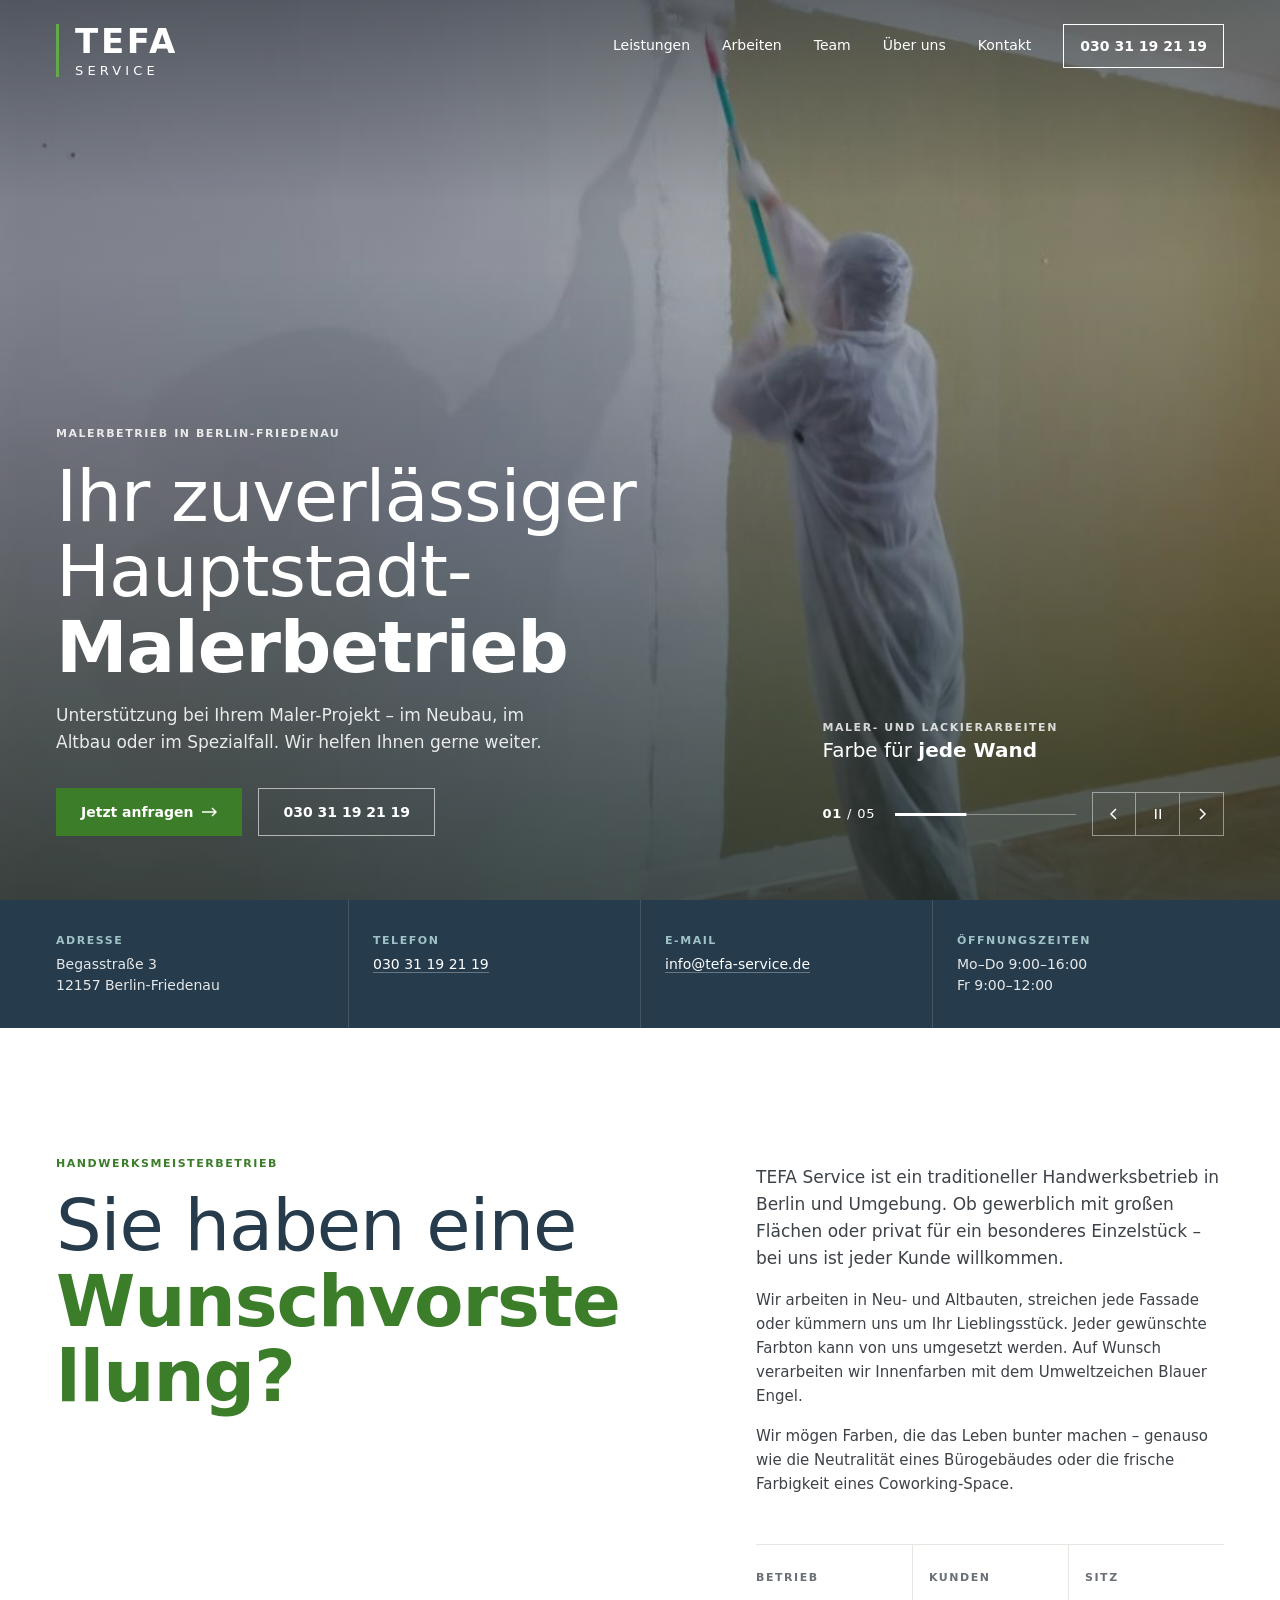
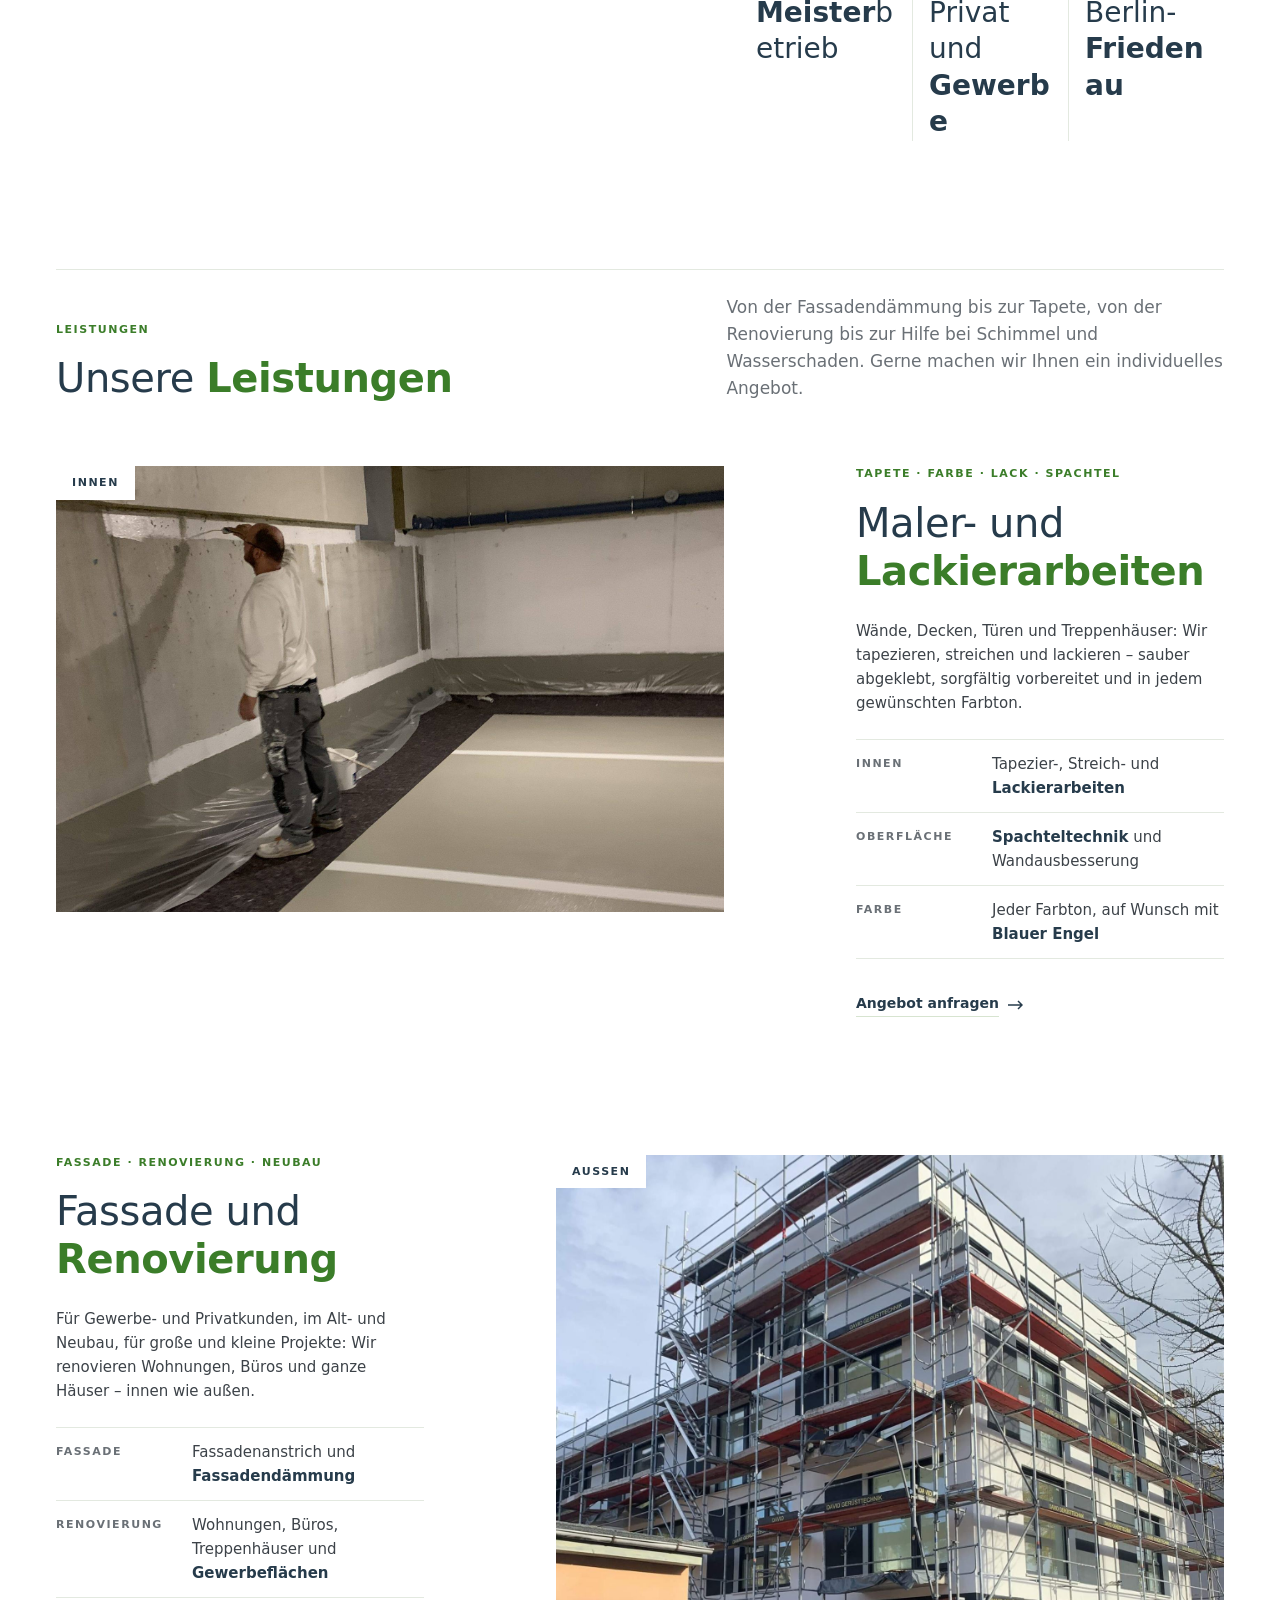
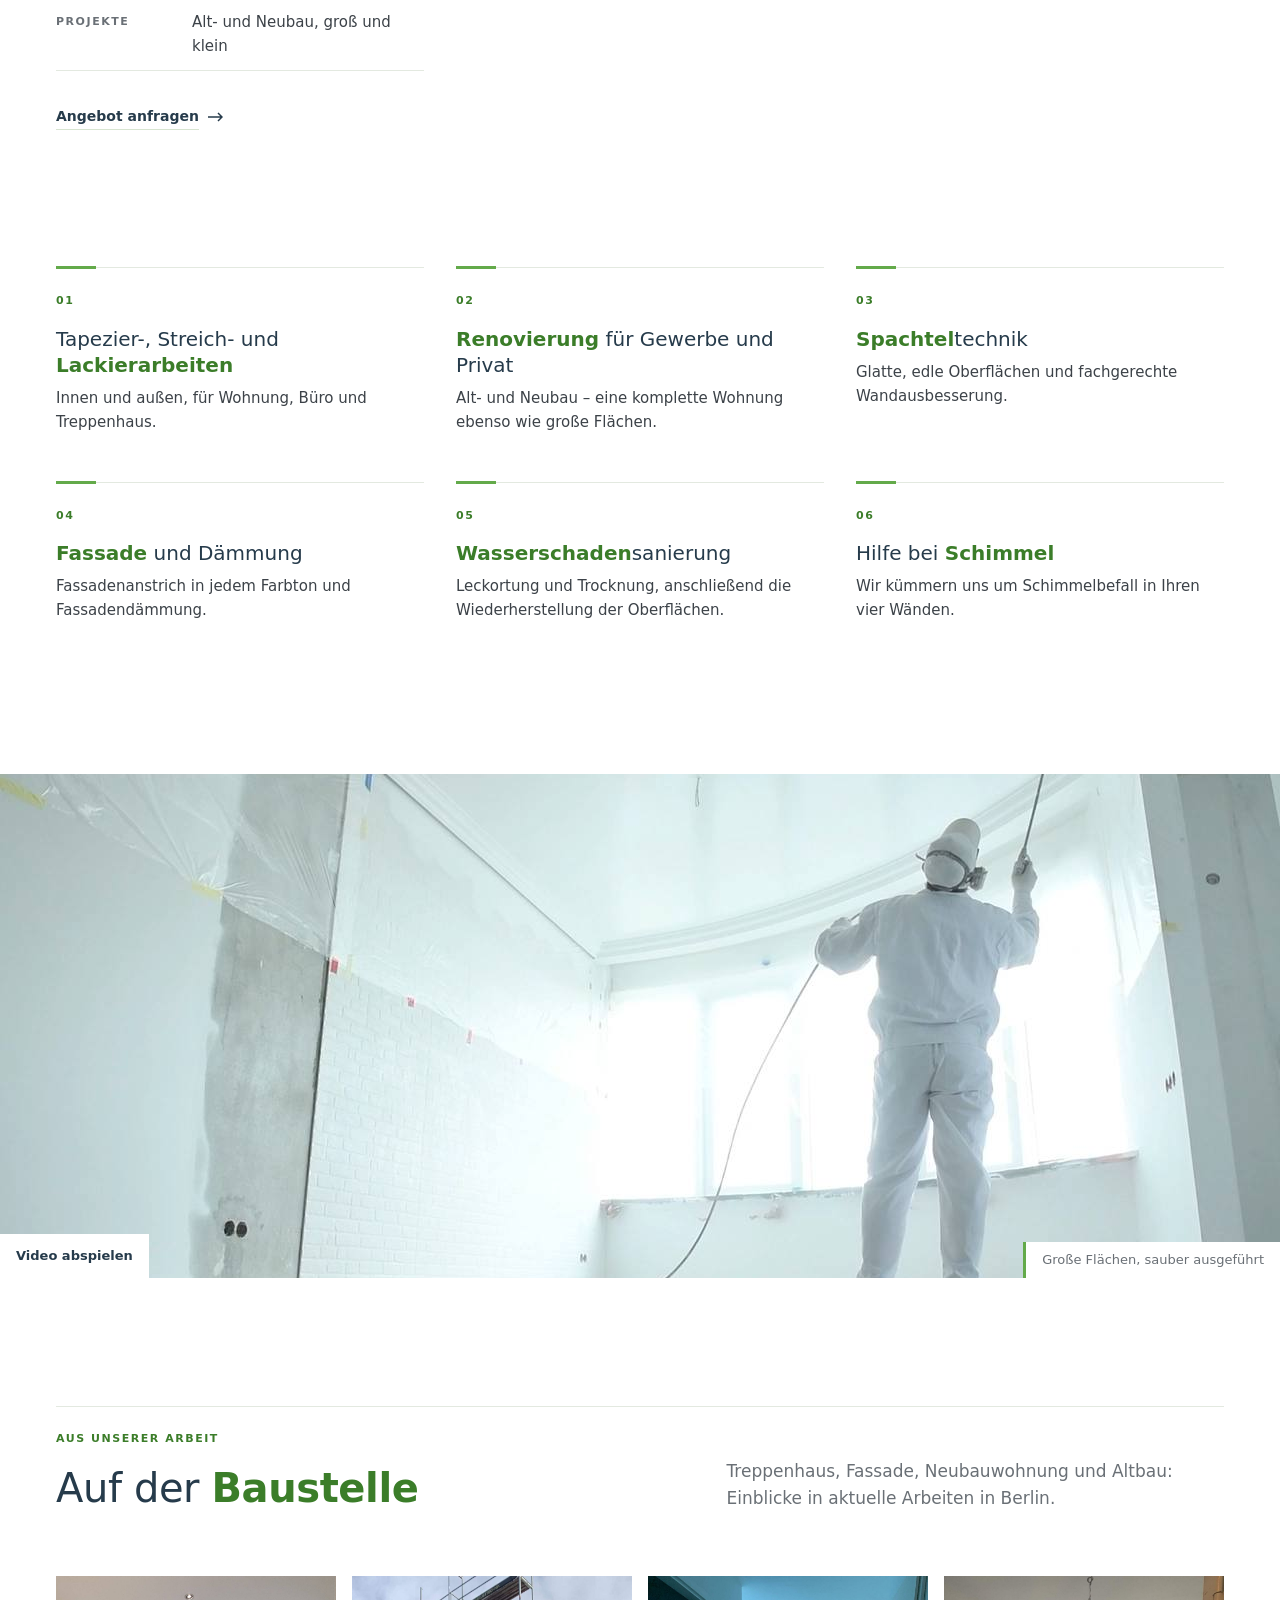
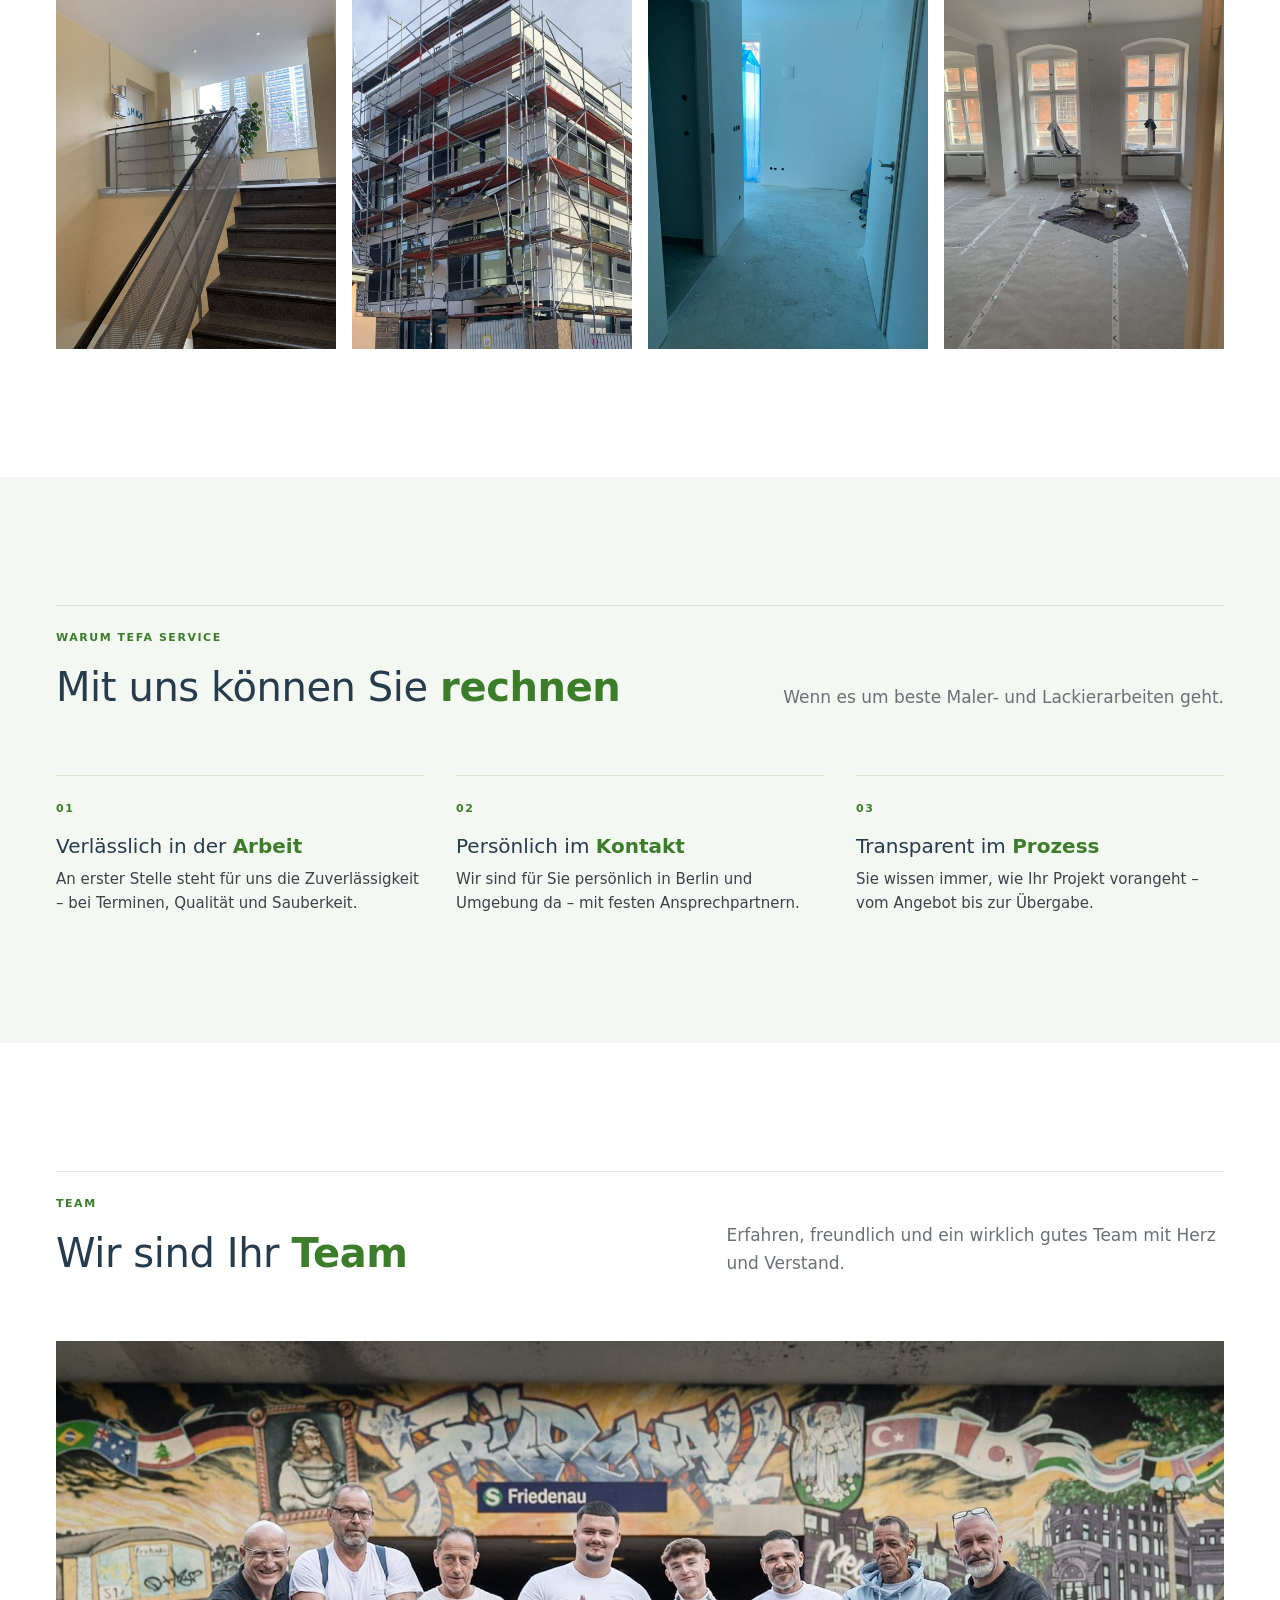
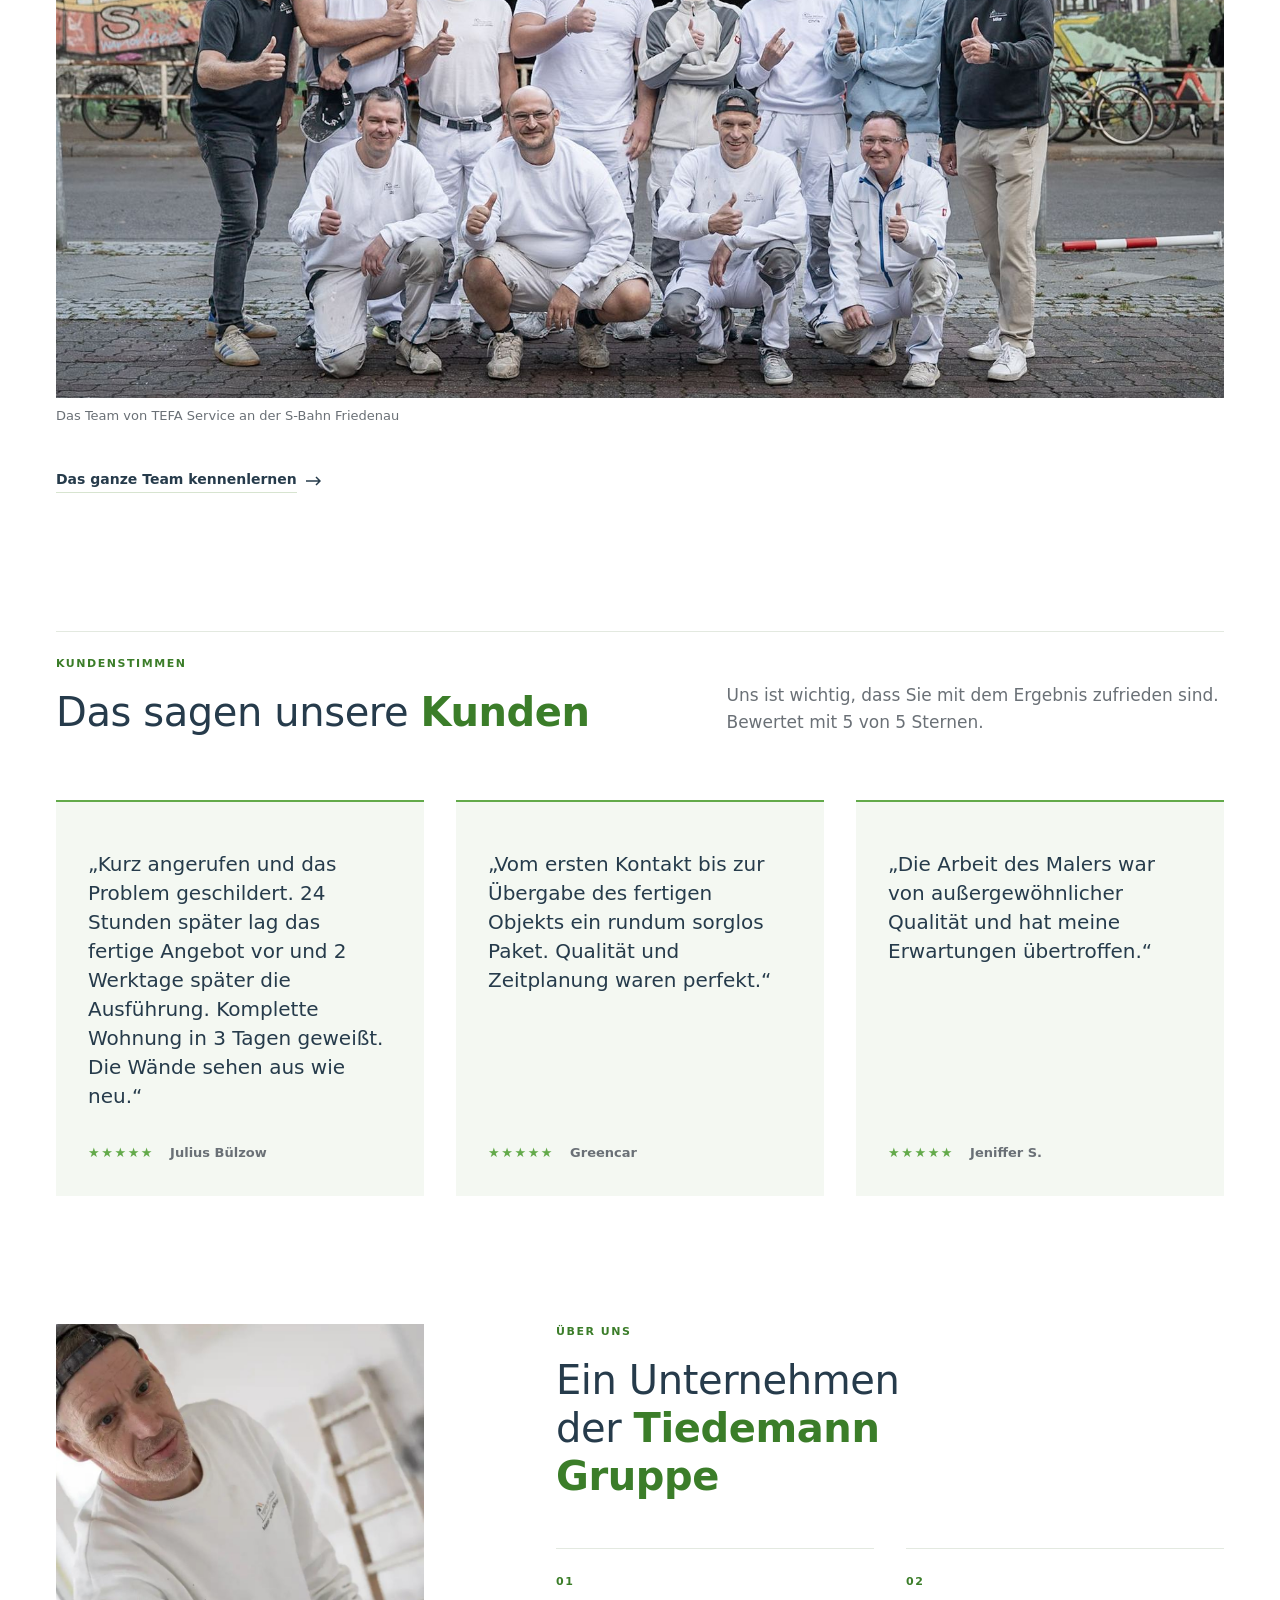
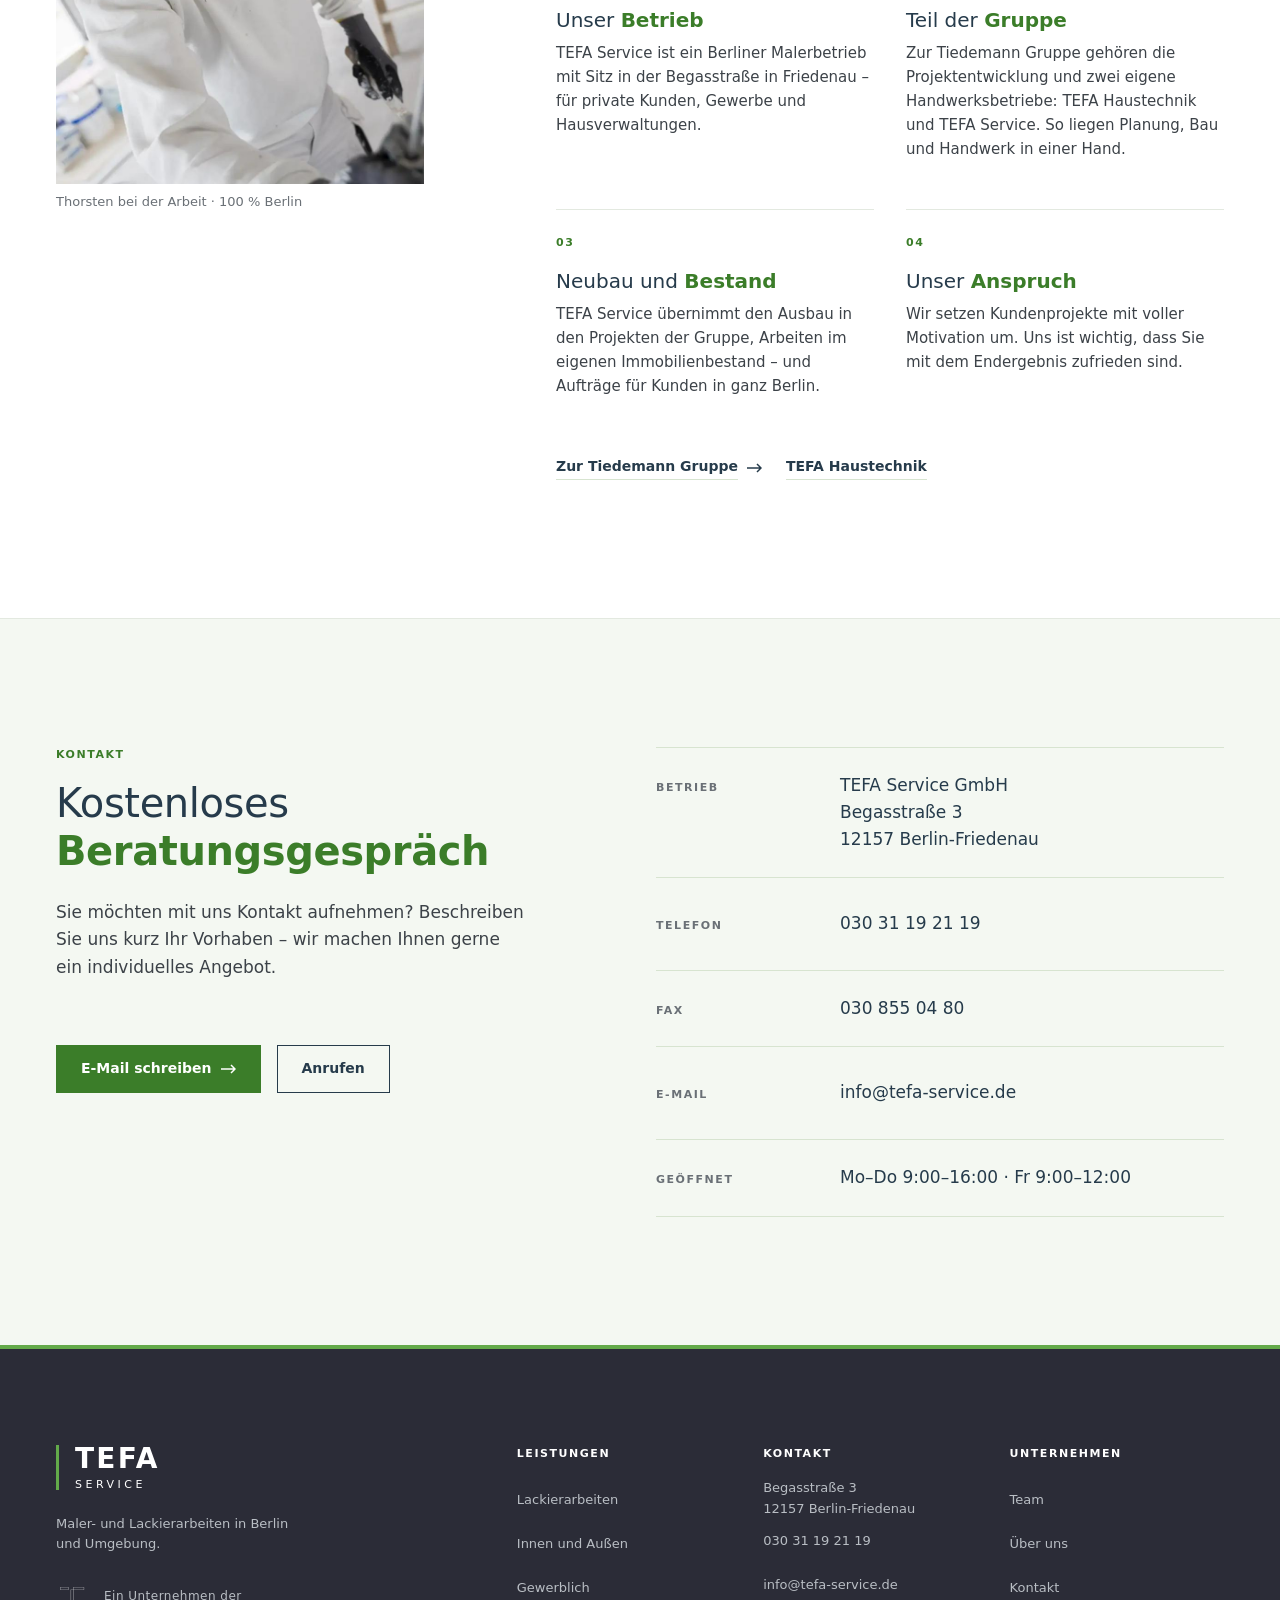
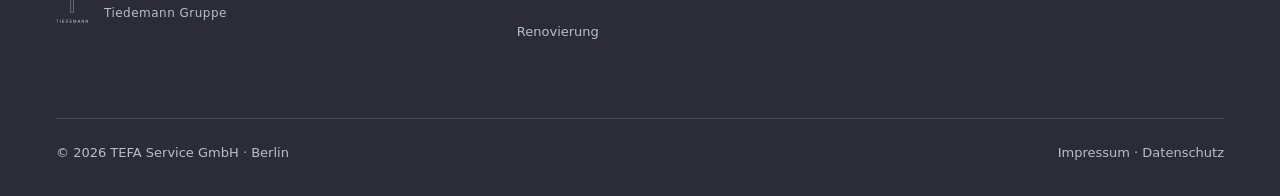
<file: index.html>
<!DOCTYPE html>
<html lang="de">
<head>
<meta charset="UTF-8">
<meta name="viewport" content="width=device-width, initial-scale=1">
<!-- Testversion: vor dem Livegang entfernen -->
<meta name="robots" content="noindex, nofollow">
<title>TEFA Service · Malerbetrieb in Berlin</title>
<meta name="description" content="TEFA Service in Berlin-Friedenau: Tapezier-, Streich- und Lackierarbeiten, Renovierung, Spachteltechnik, Wasserschadensanierung, Leckortung und Trocknung. Ein Unternehmen der Tiedemann Gruppe.">
<link rel="stylesheet" href="assets/site.css?v=9">
</head>
<body>
<a class="skip" href="#inhalt">Zum Inhalt springen</a>

<header class="hdr" id="hdr">
  <div class="wrap hdr-in">
    <a class="brand-text" href="#start" tabindex="-1" aria-hidden="true">TEFA&nbsp;<em>Service</em></a>
    <button class="menu-btn" type="button" aria-expanded="false" aria-controls="nav" aria-label="Menü öffnen"><span></span></button>
    <nav class="nav" id="nav" aria-label="Hauptnavigation">
      <a href="#leistungen">Leistungen</a>
      <a href="#arbeiten">Arbeiten</a>
      <a href="team.html">Team</a>
      <a href="#ueber-uns">Über uns</a>
      <a href="#kontakt">Kontakt</a>
      <a class="nav-tel" href="tel:+493031192119">030 31 19 21 19</a>
    </nav>
  </div>
</header>

<main id="inhalt">

<!-- ===== Hero ===== -->
<section class="hero on-photo" id="start" aria-roledescription="Karussell" aria-label="TEFA Service: Leistungen">
  <div class="slides" id="slides" aria-live="off">
    <div class="slide tint is-active" role="group" aria-roledescription="Video" aria-label="1 von 5">
      <video class="bg-video" src="assets/video/maler-rolle.mp4" poster="assets/video/maler-rolle.jpg" autoplay muted loop playsinline preload="auto" aria-hidden="true"></video>
    </div>
    <div class="slide tint" role="group" aria-roledescription="Bild" aria-label="2 von 5">
      <img src="assets/img/kueche.jpg" width="1920" height="1280" style="object-position:40% 55%" alt="Fertig gestrichene Neubauwohnung mit heller Einbauküche und Holzboden">
    </div>
    <div class="slide tint" role="group" aria-roledescription="Bild" aria-label="3 von 5">
      <img src="assets/img/hero-tiefgarage.jpg" width="1920" height="2560" style="object-position:40% 22%" alt="Maler von TEFA Service streicht die Wand einer Tiefgarage">
    </div>
    <div class="slide tint" role="group" aria-roledescription="Bild" aria-label="4 von 5">
      <img src="assets/img/hero-altbau.jpg" width="1920" height="2560" style="object-position:50% 30%" alt="Altbauraum mit Rundbogenfenstern, abgeklebtem Boden und Malerwerkzeug">
    </div>
    <div class="slide tint" role="group" aria-roledescription="Bild" aria-label="5 von 5">
      <img src="assets/img/fassade.jpg" width="1600" height="1325" style="object-position:50% 40%" alt="Eingerüstete Fassade eines Mehrfamilienhauses während der Arbeiten">
    </div>
  </div>

  <div class="hero-logo">
    <div class="wrap"><a class="wordmark" href="#start" aria-label="TEFA Service, Startseite"><b>TEFA</b><span>Service</span></a></div>
  </div>

  <div class="hero-content">
    <div class="wrap hero-grid">
      <div>
        <span class="label hero-kicker">Malerbetrieb in Berlin-Friedenau</span>
        <h1 class="display">Ihr zuverlässiger Hauptstadt-<em>Malerbetrieb</em></h1>
        <p class="hero-lead">Unterstützung bei Ihrem Maler-Projekt – im Neubau, im Altbau oder im Spezialfall. Wir helfen Ihnen gerne weiter.</p>
        <div class="btn-row hero-btns">
          <a class="btn btn--accent" href="#kontakt">Jetzt anfragen <svg class="arrow" viewBox="0 0 16 10" fill="none" aria-hidden="true"><path d="M11 1l4 4-4 4M1 5h14" stroke="currentColor" stroke-width="1.5"/></svg></a>
          <a class="btn btn--ghost" href="tel:+493031192119">030 31 19 21 19</a>
        </div>
      </div>
      <div class="hero-side">
        <div class="cap" aria-live="polite">
          <div class="cap-item is-active"><a href="#leistungen"><span class="label">Maler- und Lackierarbeiten</span><strong>Farbe für <em>jede Wand</em></strong></a></div>
          <div class="cap-item"><a href="#arbeiten"><span class="label">Neubau</span><strong>Fertig zur <em>Übergabe</em></strong></a></div>
          <div class="cap-item"><a href="#leistungen"><span class="label">Innen · Gewerbe</span><strong>Wandanstrich in der <em>Tiefgarage</em></strong></a></div>
          <div class="cap-item"><a href="#leistungen"><span class="label">Altbau</span><strong>Vorbereitet für den <em>Anstrich</em></strong></a></div>
          <div class="cap-item"><a href="#leistungen"><span class="label">Außen</span><strong>Arbeiten an der <em>Fassade</em></strong></a></div>
        </div>
        <div class="ctrl">
          <span class="count" aria-hidden="true"><b id="cnt">01</b> / 05</span>
          <span class="progress" aria-hidden="true"><i id="prog"></i></span>
          <div class="ctrl-btns">
            <button type="button" id="prev" aria-label="Vorheriges Bild"><svg viewBox="0 0 16 16" fill="none" aria-hidden="true"><path d="M10 3L5 8l5 5" stroke="currentColor" stroke-width="1.5"/></svg></button>
            <button type="button" id="play" aria-label="Automatischen Wechsel anhalten"><svg class="icon-pause" viewBox="0 0 16 16" aria-hidden="true"><path d="M5 3h1.5v10H5zM9.5 3H11v10H9.5z" fill="currentColor"/></svg><svg class="icon-play" viewBox="0 0 16 16" aria-hidden="true"><path d="M5 3l8 5-8 5z" fill="currentColor"/></svg></button>
            <button type="button" id="next" aria-label="Nächstes Bild"><svg viewBox="0 0 16 16" fill="none" aria-hidden="true"><path d="M6 3l5 5-5 5" stroke="currentColor" stroke-width="1.5"/></svg></button>
          </div>
        </div>
      </div>
    </div>
  </div>
</section>

<!-- ===== Infoleiste ===== -->
<section class="infobar" aria-label="Kontakt auf einen Blick">
  <dl class="wrap infobar-in">
    <div><dt>Adresse</dt><dd>Begasstraße 3<br>12157 Berlin-Friedenau</dd></div>
    <div><dt>Telefon</dt><dd><a href="tel:+493031192119">030 31 19 21 19</a></dd></div>
    <div><dt>E-Mail</dt><dd><a href="mailto:info@tefa-service.de">info@tefa-service.de</a></dd></div>
    <div><dt>Öffnungszeiten</dt><dd>Mo–Do 9:00–16:00<br>Fr 9:00–12:00</dd></div>
  </dl>
</section>

<!-- ===== Intro ===== -->
<section class="section" id="unternehmen" aria-labelledby="u-title">
  <div class="wrap intro-grid">
    <div class="intro-head reveal">
      <span class="label" style="margin-bottom:var(--s2)">Handwerksmeisterbetrieb</span>
      <h2 class="display intro-statement hy" id="u-title">Sie haben eine <em>Wunschvorstellung?</em></h2>
    </div>
    <div class="intro-body reveal">
      <p class="lead">TEFA Service ist ein traditioneller Handwerksbetrieb in Berlin und Umgebung. Ob gewerblich mit großen Flächen oder privat für ein besonderes Einzelstück – bei uns ist jeder Kunde willkommen.</p>
      <p>Wir arbeiten in Neu- und Altbauten, streichen jede Fassade oder kümmern uns um Ihr Lieblingsstück. Jeder gewünschte Farbton kann von uns umgesetzt werden. Auf Wunsch verarbeiten wir Innenfarben mit dem Umweltzeichen Blauer Engel.</p>
      <p>Wir mögen Farben, die das Leben bunter machen – genauso wie die Neutralität eines Bürogebäudes oder die frische Farbigkeit eines Coworking-Space.</p>
      <dl class="figures">
        <div><dt>Betrieb</dt><dd><em>Meister</em>betrieb</dd></div>
        <div><dt>Kunden</dt><dd>Privat und <em>Gewerbe</em></dd></div>
        <div><dt>Sitz</dt><dd>Berlin-<em>Friedenau</em></dd></div>
      </dl>
    </div>
  </div>
</section>

<!-- ===== Leistungen ===== -->
<section class="section" id="leistungen" aria-labelledby="l-title" style="padding-top:0">
  <div class="wrap">
    <div class="sec-head reveal">
      <div>
        <span class="label">Leistungen</span>
        <h2 class="h1" id="l-title">Unsere <em>Leistungen</em></h2>
      </div>
      <p class="lead">Von der Fassadendämmung bis zur Tapete, von der Renovierung bis zur Hilfe bei Schimmel und Wasserschaden. Gerne machen wir Ihnen ein individuelles Angebot.</p>
    </div>

    <article class="feature" aria-labelledby="ma-title">
      <div class="feature-media reveal">
        <img src="assets/img/hero-tiefgarage.jpg" width="1920" height="2560" loading="lazy" style="object-position:40% 30%" alt="Maler streicht die Wand einer Tiefgarage, der Boden ist mit Vlies abgedeckt">
        <span class="tag">Innen</span>
      </div>
      <div class="feature-text reveal">
        <span class="label">Tapete · Farbe · Lack · Spachtel</span>
        <h3 class="h1" id="ma-title">Maler- und <em>Lackierarbeiten</em></h3>
        <p class="desc">Wände, Decken, Türen und Treppenhäuser: Wir tapezieren, streichen und lackieren – sauber abgeklebt, sorgfältig vorbereitet und in jedem gewünschten Farbton.</p>
        <dl class="kv">
          <div><dt>Innen</dt><dd>Tapezier-, Streich- und <em>Lackierarbeiten</em></dd></div>
          <div><dt>Oberfläche</dt><dd><em>Spachteltechnik</em> und Wandausbesserung</dd></div>
          <div><dt>Farbe</dt><dd>Jeder Farbton, auf Wunsch mit <em>Blauer Engel</em></dd></div>
        </dl>
        <div class="links"><a class="link" href="#kontakt"><span>Angebot anfragen</span><svg class="arrow" viewBox="0 0 16 10" fill="none" aria-hidden="true"><path d="M11 1l4 4-4 4M1 5h14" stroke="currentColor" stroke-width="1.5"/></svg></a></div>
      </div>
    </article>

    <article class="feature feature--rev" aria-labelledby="fa-title">
      <div class="feature-media reveal">
        <img src="assets/img/fassade.jpg" width="1600" height="1325" loading="lazy" style="object-position:50% 40%" alt="Eingerüstete Fassade eines Mehrfamilienhauses">
        <span class="tag">Außen</span>
      </div>
      <div class="feature-text reveal">
        <span class="label">Fassade · Renovierung · Neubau</span>
        <h3 class="h1" id="fa-title">Fassade und <em>Renovierung</em></h3>
        <p class="desc">Für Gewerbe- und Privatkunden, im Alt- und Neubau, für große und kleine Projekte: Wir renovieren Wohnungen, Büros und ganze Häuser – innen wie außen.</p>
        <dl class="kv">
          <div><dt>Fassade</dt><dd>Fassadenanstrich und <em>Fassadendämmung</em></dd></div>
          <div><dt>Renovierung</dt><dd>Wohnungen, Büros, Treppenhäuser und <em>Gewerbeflächen</em></dd></div>
          <div><dt>Projekte</dt><dd>Alt- und Neubau, groß und klein</dd></div>
        </dl>
        <div class="links"><a class="link" href="#kontakt"><span>Angebot anfragen</span><svg class="arrow" viewBox="0 0 16 10" fill="none" aria-hidden="true"><path d="M11 1l4 4-4 4M1 5h14" stroke="currentColor" stroke-width="1.5"/></svg></a></div>
      </div>
    </article>

    <ol class="steps steps--6 reveal" aria-label="Alle Leistungen im Überblick">
      <li class="step"><span class="num">01</span><h4 class="h2">Tapezier-, Streich- und <em>Lackierarbeiten</em></h4><p>Innen und außen, für Wohnung, Büro und Treppenhaus.</p></li>
      <li class="step"><span class="num">02</span><h4 class="h2"><em>Renovierung</em> für Gewerbe und Privat</h4><p>Alt- und Neubau – eine komplette Wohnung ebenso wie große Flächen.</p></li>
      <li class="step"><span class="num">03</span><h4 class="h2"><em>Spachtel</em>technik</h4><p>Glatte, edle Oberflächen und fachgerechte Wandausbesserung.</p></li>
      <li class="step"><span class="num">04</span><h4 class="h2"><em>Fassade</em> und Dämmung</h4><p>Fassadenanstrich in jedem Farbton und Fassadendämmung.</p></li>
      <li class="step"><span class="num">05</span><h4 class="h2"><em>Wasserschaden</em>sanierung</h4><p>Leckortung und Trocknung, anschließend die Wiederherstellung der Oberflächen.</p></li>
      <li class="step"><span class="num">06</span><h4 class="h2">Hilfe bei <em>Schimmel</em></h4><p>Wir kümmern uns um Schimmelbefall in Ihren vier Wänden.</p></li>
    </ol>
  </div>
</section>

<!-- ===== Band ===== -->
<figure class="band band--video reveal">
  <video class="bg-video" src="assets/video/maler-spritzen.mp4" poster="assets/video/maler-spritzen.jpg" autoplay muted loop playsinline preload="metadata" aria-hidden="true"></video>
  <figcaption>Große Flächen, sauber ausgeführt</figcaption>
</figure>

<!-- ===== Arbeiten ===== -->
<section class="section" id="arbeiten" aria-labelledby="ar-title">
  <div class="wrap">
    <div class="sec-head reveal">
      <div>
        <span class="label">Aus unserer Arbeit</span>
        <h2 class="h1" id="ar-title">Auf der <em>Baustelle</em></h2>
      </div>
      <p class="lead">Treppenhaus, Fassade, Neubauwohnung und Altbau: Einblicke in aktuelle Arbeiten in Berlin.</p>
    </div>
    <ul class="gallery gallery--portrait reveal" data-gallery="Arbeiten">
      <li><button class="g-item" type="button" data-full="assets/img/arbeit-treppenhaus.jpg" data-cap="Treppenhaus, frisch gestrichen"><img src="assets/img/arbeit-treppenhaus.jpg" width="1050" height="1400" loading="lazy" alt="Helles Treppenhaus mit frisch gestrichenen Wänden und Metallgeländer"></button></li>
      <li><button class="g-item" type="button" data-full="assets/img/fassade.jpg" data-cap="Fassade eines Mehrfamilienhauses, eingerüstet"><img src="assets/img/fassade.jpg" width="1600" height="1325" loading="lazy" style="object-position:50% 30%" alt="Eingerüstete Fassade eines Mehrfamilienhauses"></button></li>
      <li><button class="g-item" type="button" data-full="assets/img/arbeit-flur.jpg" data-cap="Neubauwohnung vor der Übergabe"><img src="assets/img/arbeit-flur.jpg" width="1050" height="1400" loading="lazy" alt="Flur einer Neubauwohnung mit frisch gestrichenen Wänden und abgedecktem Boden"></button></li>
      <li><button class="g-item" type="button" data-full="assets/img/arbeit-altbau.jpg" data-cap="Altbau, Boden abgedeckt und Wände vorbereitet"><img src="assets/img/arbeit-altbau.jpg" width="1050" height="1400" loading="lazy" alt="Altbauraum mit Rundbogenfenstern, abgeklebtem Boden und Malerwerkzeug"></button></li>
    </ul>
  </div>
</section>

<!-- ===== Warum TEFA ===== -->
<section class="section refs" id="warum" aria-labelledby="w-title">
  <div class="wrap">
    <div class="sec-head reveal" style="border-top-color:var(--blue-grey)">
      <div>
        <span class="label">Warum TEFA Service</span>
        <h2 class="h1" id="w-title">Mit uns können Sie <em>rechnen</em></h2>
      </div>
      <p class="lead">Wenn es um beste Maler- und Lackierarbeiten geht.</p>
    </div>
    <div class="values">
      <article class="pillar reveal">
        <span class="num">01</span>
        <h3 class="h2">Verlässlich in der <em>Arbeit</em></h3>
        <p>An erster Stelle steht für uns die Zuverlässigkeit – bei Terminen, Qualität und Sauberkeit.</p>
      </article>
      <article class="pillar reveal">
        <span class="num">02</span>
        <h3 class="h2">Persönlich im <em>Kontakt</em></h3>
        <p>Wir sind für Sie persönlich in Berlin und Umgebung da – mit festen Ansprechpartnern.</p>
      </article>
      <article class="pillar reveal">
        <span class="num">03</span>
        <h3 class="h2">Transparent im <em>Prozess</em></h3>
        <p>Sie wissen immer, wie Ihr Projekt vorangeht – vom Angebot bis zur Übergabe.</p>
      </article>
    </div>
  </div>
</section>

<!-- ===== Team ===== -->
<section class="section" id="team" aria-labelledby="t-title">
  <div class="wrap">
    <div class="sec-head reveal">
      <div>
        <span class="label">Team</span>
        <h2 class="h1" id="t-title">Wir sind Ihr <em>Team</em></h2>
      </div>
      <p class="lead">Erfahren, freundlich und ein wirklich gutes Team mit Herz und Verstand.</p>
    </div>
    <figure class="team-fig reveal">
      <img src="assets/img/team/gruppe.jpg" width="2000" height="1010" loading="lazy" style="object-position:50% 45%" alt="Das Team von TEFA Service vor dem Wandbild an der S-Bahn Friedenau, alle mit Daumen hoch">
      <figcaption>Das Team von TEFA Service an der S-Bahn Friedenau</figcaption>
    </figure>
    <p class="reveal mt-4"><a class="link" href="team.html"><span>Das ganze Team kennenlernen</span><svg class="arrow" viewBox="0 0 16 10" fill="none" aria-hidden="true"><path d="M11 1l4 4-4 4M1 5h14" stroke="currentColor" stroke-width="1.5"/></svg></a></p>
  </div>
</section>

<!-- ===== Kundenstimmen ===== -->
<section class="section" id="stimmen" aria-labelledby="s-title" style="padding-top:0">
  <div class="wrap">
    <div class="sec-head reveal">
      <div>
        <span class="label">Kundenstimmen</span>
        <h2 class="h1" id="s-title">Das sagen unsere <em>Kunden</em></h2>
      </div>
      <p class="lead">Uns ist wichtig, dass Sie mit dem Ergebnis zufrieden sind. Bewertet mit 5 von 5 Sternen.</p>
    </div>
    <ul class="quotes">
      <li class="quote reveal">
        <blockquote><p>„Kurz angerufen und das Problem geschildert. 24 Stunden später lag das fertige Angebot vor und 2 Werktage später die Ausführung. Komplette Wohnung in 3 Tagen geweißt. Die Wände sehen aus wie neu.“</p></blockquote>
        <p class="quote-by"><span class="stars" aria-label="5 von 5 Sternen">★★★★★</span> Julius Bülzow</p>
      </li>
      <li class="quote reveal">
        <blockquote><p>„Vom ersten Kontakt bis zur Übergabe des fertigen Objekts ein rundum sorglos Paket. Qualität und Zeitplanung waren perfekt.“</p></blockquote>
        <p class="quote-by"><span class="stars" aria-label="5 von 5 Sternen">★★★★★</span> Greencar</p>
      </li>
      <li class="quote reveal">
        <blockquote><p>„Die Arbeit des Malers war von außergewöhnlicher Qualität und hat meine Erwartungen übertroffen.“</p></blockquote>
        <p class="quote-by"><span class="stars" aria-label="5 von 5 Sternen">★★★★★</span> Jeniffer S.</p>
      </li>
    </ul>
  </div>
</section>

<!-- ===== Über uns ===== -->
<section class="section" id="ueber-uns" aria-labelledby="a-title" style="padding-top:0">
  <div class="wrap about-grid">
    <figure class="about-fig reveal">
      <img src="assets/img/thorsten-arbeit.jpg" width="800" height="1000" loading="lazy" style="object-position:40% 30%" alt="Maler Thorsten von TEFA Service bei der Arbeit mit Farbrolle">
      <figcaption>Thorsten bei der Arbeit · 100 % Berlin</figcaption>
    </figure>
    <div class="about-text">
      <div class="reveal">
        <span class="label">Über uns</span>
        <h2 class="h1" id="a-title">Ein Unternehmen der <em>Tiedemann Gruppe</em></h2>
      </div>
      <div class="pillars">
        <article class="pillar reveal">
          <span class="num">01</span>
          <h3 class="h2">Unser <em>Betrieb</em></h3>
          <p>TEFA Service ist ein Berliner Malerbetrieb mit Sitz in der Begasstraße in Friedenau – für private Kunden, Gewerbe und Hausverwaltungen.</p>
        </article>
        <article class="pillar reveal">
          <span class="num">02</span>
          <h3 class="h2">Teil der <em>Gruppe</em></h3>
          <p>Zur Tiedemann Gruppe gehören die Projektentwicklung und zwei eigene Handwerksbetriebe: TEFA Haustechnik und TEFA Service. So liegen Planung, Bau und Handwerk in einer Hand.</p>
        </article>
        <article class="pillar reveal">
          <span class="num">03</span>
          <h3 class="h2">Neubau und <em>Bestand</em></h3>
          <p>TEFA Service übernimmt den Ausbau in den Projekten der Gruppe, Arbeiten im eigenen Immobilienbestand – und Aufträge für Kunden in ganz Berlin.</p>
        </article>
        <article class="pillar reveal">
          <span class="num">04</span>
          <h3 class="h2">Unser <em>Anspruch</em></h3>
          <p>Wir setzen Kundenprojekte mit voller Motivation um. Uns ist wichtig, dass Sie mit dem Endergebnis zufrieden sind.</p>
        </article>
      </div>
      <div class="sec-cta reveal">
        <a class="link" href="https://www.tiedemann-gruppe.de/" rel="noopener"><span>Zur Tiedemann Gruppe</span><svg class="arrow" viewBox="0 0 16 10" fill="none" aria-hidden="true"><path d="M11 1l4 4-4 4M1 5h14" stroke="currentColor" stroke-width="1.5"/></svg></a>
        <a class="link" href="https://www.tefa-haustechnik.de/" rel="noopener"><span>TEFA Haustechnik</span></a>
      </div>
    </div>
  </div>
</section>

<!-- ===== Kontakt ===== -->
<section class="section contact" id="kontakt" aria-labelledby="k-title">
  <div class="wrap contact-grid">
    <div class="contact-head reveal">
      <span class="label">Kontakt</span>
      <h2 class="h1" id="k-title">Kostenloses <em>Beratungsgespräch</em></h2>
      <p class="lead">Sie möchten mit uns Kontakt aufnehmen? Beschreiben Sie uns kurz Ihr Vorhaben – wir machen Ihnen gerne ein individuelles Angebot.</p>
      <div class="btn-row mt-4">
        <a class="btn btn--accent" href="mailto:info@tefa-service.de?subject=Anfrage">E-Mail schreiben <svg class="arrow" viewBox="0 0 16 10" fill="none" aria-hidden="true"><path d="M11 1l4 4-4 4M1 5h14" stroke="currentColor" stroke-width="1.5"/></svg></a>
        <a class="btn btn--line" href="tel:+493031192119">Anrufen</a>
      </div>
    </div>
    <dl class="contact-list reveal">
      <div><dt>Betrieb</dt><dd><address>TEFA Service GmbH<br>Begasstraße 3<br>12157 Berlin-Friedenau</address></dd></div>
      <div><dt>Telefon</dt><dd><a href="tel:+493031192119">030 31 19 21 19</a></dd></div>
      <div><dt>Fax</dt><dd>030 855 04 80</dd></div>
      <div><dt>E-Mail</dt><dd><a href="mailto:info@tefa-service.de">info@tefa-service.de</a></dd></div>
      <div><dt>Geöffnet</dt><dd>Mo–Do 9:00–16:00 · Fr 9:00–12:00</dd></div>
    </dl>
  </div>
</section>

</main>

<footer class="footer">
  <div class="wrap">
    <div class="footer-grid">
      <div>
        <a class="wordmark wordmark--footer" href="#start" aria-label="TEFA Service, zum Seitenanfang"><b>TEFA</b><span>Service</span></a>
        <p class="footer-claim">Maler- und Lackierarbeiten in Berlin und Umgebung.</p>
        <a class="group-badge" href="https://www.tiedemann-gruppe.de/" rel="noopener"><img src="assets/logos/logo-weiss.svg" alt="" width="32" height="36"><span>Ein Unternehmen der<br>Tiedemann Gruppe</span></a>
      </div>
      <nav aria-label="Leistungen">
        <h2>Leistungen</h2>
        <ul>
          <li><a href="#leistungen">Lackierarbeiten</a></li>
          <li><a href="#leistungen">Innen und Außen</a></li>
          <li><a href="#leistungen">Gewerblich</a></li>
          <li><a href="#leistungen">Renovierung</a></li>
        </ul>
      </nav>
      <div>
        <h2>Kontakt</h2>
        <address>Begasstraße 3<br>12157 Berlin-Friedenau<br><a href="tel:+493031192119">030 31 19 21 19</a><br><a href="mailto:info@tefa-service.de">info@tefa-service.de</a></address>
      </div>
      <div>
        <h2>Unternehmen</h2>
        <ul>
          <li><a href="team.html">Team</a></li>
          <li><a href="#ueber-uns">Über uns</a></li>
          <li><a href="#kontakt">Kontakt</a></li>
        </ul>
      </div>
    </div>
    <div class="footer-bottom">
      <span>© 2026 TEFA Service GmbH · Berlin</span>
      <span><a href="impressum.html">Impressum</a> · <a href="impressum.html#datenschutz">Datenschutz</a></span>
    </div>
  </div>
</footer>

<dialog class="lb" id="lb" aria-label="Bildansicht">
  <div class="lb-top">
    <span class="lb-count" id="lb-count"></span>
    <button type="button" id="lb-close" aria-label="Bildansicht schließen"><svg viewBox="0 0 16 16" fill="none" aria-hidden="true"><path d="M3 3l10 10M13 3L3 13" stroke="currentColor" stroke-width="1.5"/></svg></button>
  </div>
  <div class="lb-stage"><img id="lb-img" alt=""></div>
  <div class="lb-bottom">
    <p class="lb-cap" id="lb-cap"></p>
    <div class="lb-btns">
      <button type="button" id="lb-prev" aria-label="Vorheriges Bild"><svg viewBox="0 0 16 16" fill="none" aria-hidden="true"><path d="M10 3L5 8l5 5" stroke="currentColor" stroke-width="1.5"/></svg></button>
      <button type="button" id="lb-next" aria-label="Nächstes Bild"><svg viewBox="0 0 16 16" fill="none" aria-hidden="true"><path d="M6 3l5 5-5 5" stroke="currentColor" stroke-width="1.5"/></svg></button>
    </div>
  </div>
</dialog>

<script src="assets/site.js?v=2"></script>
</body>
</html>
</file>
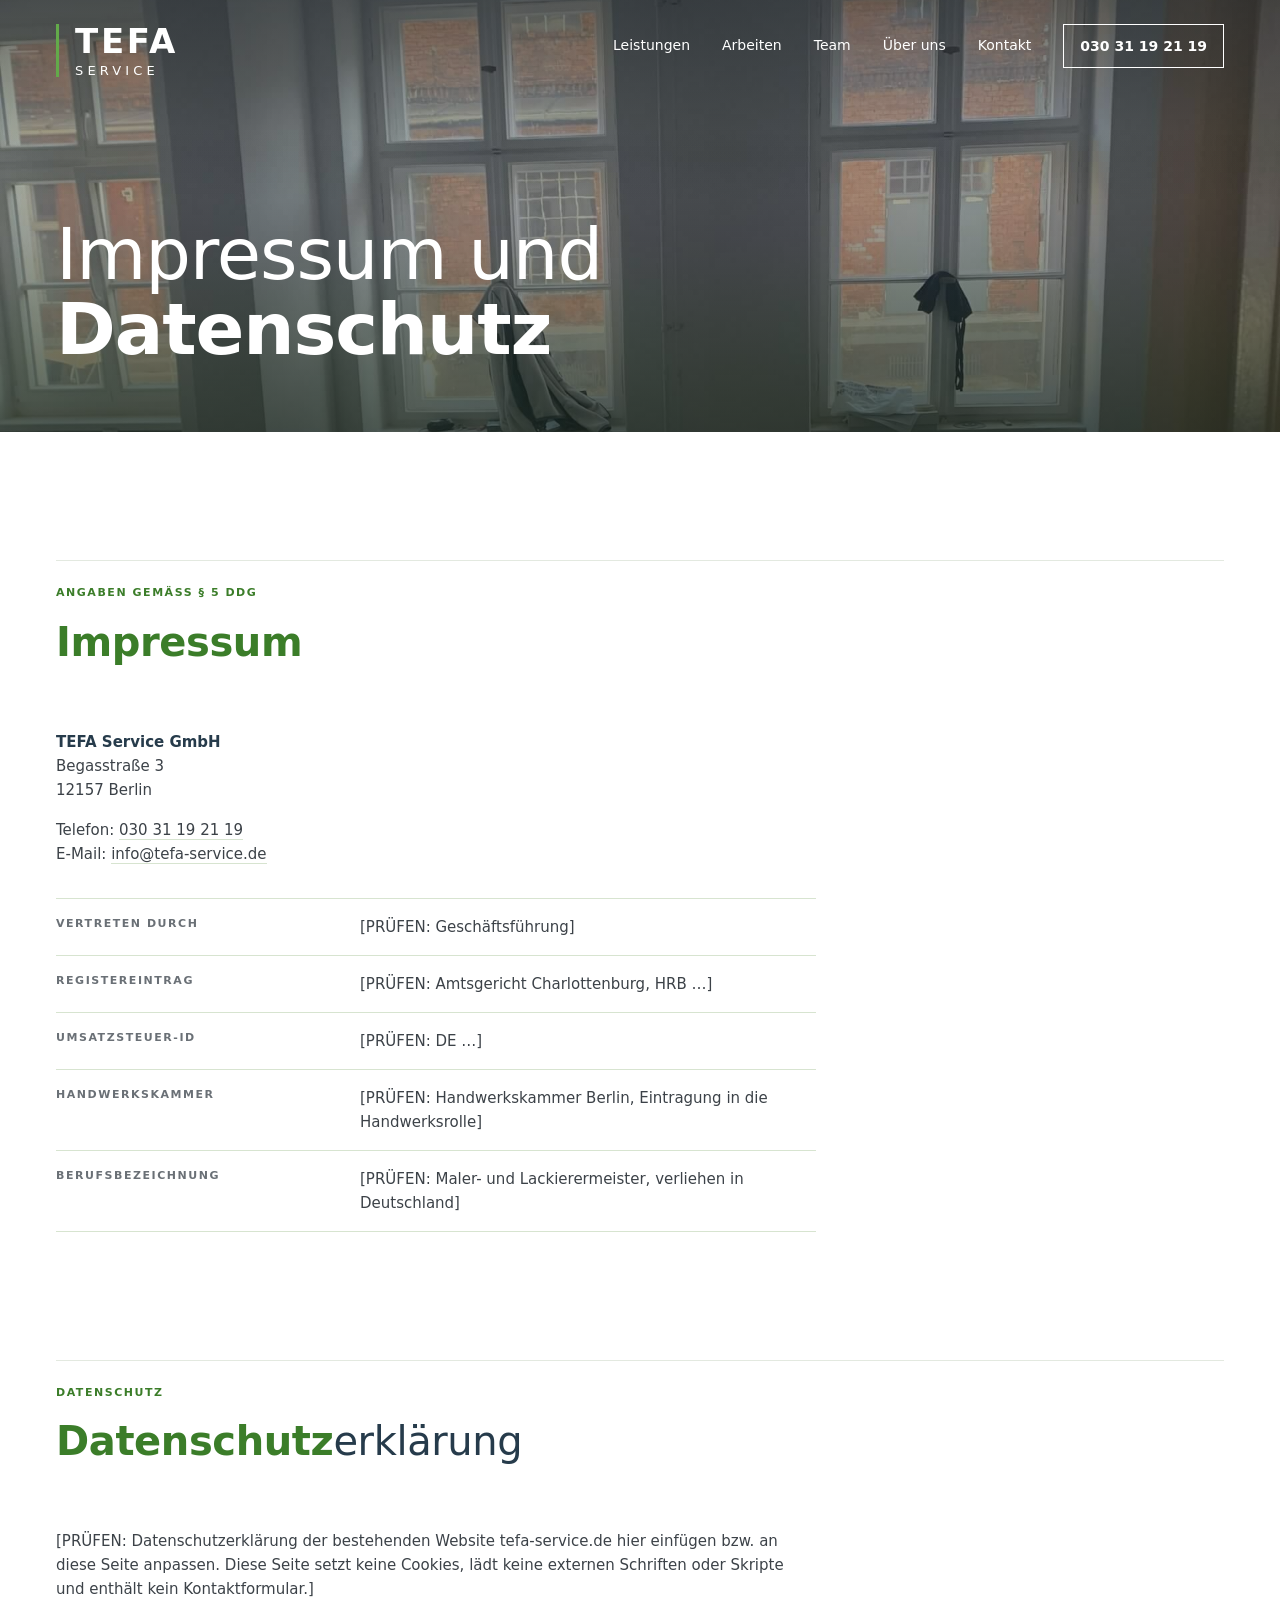
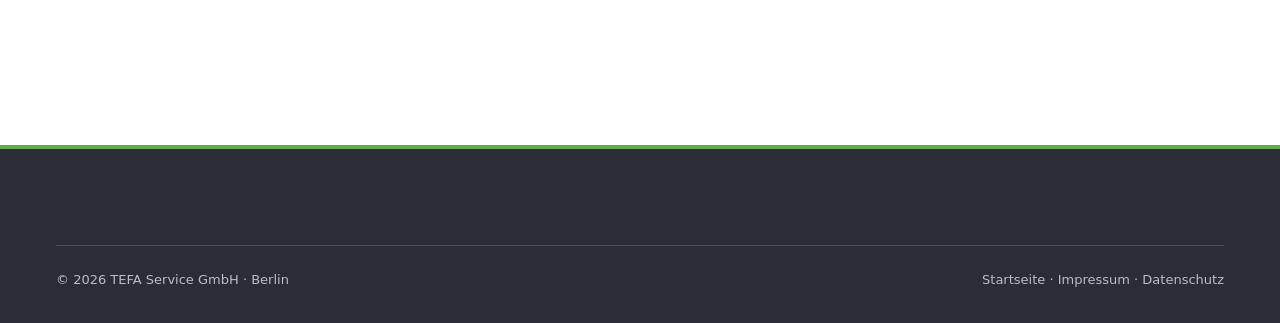
<file: impressum.html>
<!DOCTYPE html>
<html lang="de">
<head>
<meta charset="UTF-8">
<meta name="viewport" content="width=device-width, initial-scale=1">
<title>Impressum und Datenschutz · TEFA Service</title>
<meta name="robots" content="noindex">
<link rel="stylesheet" href="assets/site.css?v=9">
</head>
<body>
<a class="skip" href="#inhalt">Zum Inhalt springen</a>

<header class="hdr" id="hdr">
  <div class="wrap hdr-in">
    <a class="brand-text" href="index.html" tabindex="-1" aria-hidden="true">TEFA&nbsp;<em>Service</em></a>
    <button class="menu-btn" type="button" aria-expanded="false" aria-controls="nav" aria-label="Menü öffnen"><span></span></button>
    <nav class="nav" id="nav" aria-label="Hauptnavigation">
      <a href="index.html#leistungen">Leistungen</a>
      <a href="index.html#arbeiten">Arbeiten</a>
      <a href="team.html">Team</a>
      <a href="index.html#ueber-uns">Über uns</a>
      <a href="index.html#kontakt">Kontakt</a>
      <a class="nav-tel" href="tel:+493031192119">030 31 19 21 19</a>
    </nav>
  </div>
</header>

<main id="inhalt">

<section class="hero hero--legal on-photo" aria-labelledby="t-hero">
  <div class="hero-photo tint">
    <img src="assets/img/hero-altbau.jpg" width="1920" height="2560" style="object-position:50% 30%" fetchpriority="high" alt="">
  </div>
  <div class="hero-logo">
    <div class="wrap"><a class="wordmark" href="index.html" aria-label="TEFA Service, Startseite"><b>TEFA</b><span>Service</span></a></div>
  </div>
  <div class="hero-content">
    <div class="wrap hero-grid">
      <div><h1 class="display" id="t-hero">Impressum und <em>Datenschutz</em></h1></div>
    </div>
  </div>
</section>

<section class="section" id="impressum" aria-labelledby="i-title">
  <div class="wrap">
    <div class="sec-head reveal">
      <div>
        <span class="label">Angaben gemäß § 5 DDG</span>
        <h2 class="h1" id="i-title"><em>Impressum</em></h2>
      </div>
    </div>
    <div class="legal-body">
      <address>
        <strong>TEFA Service GmbH</strong><br>
        Begasstraße 3<br>
        12157 Berlin
      </address>
      <p>Telefon: <a href="tel:+493031192119">030 31 19 21 19</a><br>E-Mail: <a href="mailto:info@tefa-service.de">info@tefa-service.de</a></p>
      <!-- PRÜFEN: Pflichtangaben aus dem bestehenden Impressum übernehmen -->
      <dl class="legal-facts">
                <div><dt>Vertreten durch</dt><dd>[PRÜFEN: Geschäftsführung]</dd></div>
        <div><dt>Registereintrag</dt><dd>[PRÜFEN: Amtsgericht Charlottenburg, HRB …]</dd></div>
        <div><dt>Umsatzsteuer-ID</dt><dd>[PRÜFEN: DE …]</dd></div>
        <div><dt>Handwerkskammer</dt><dd>[PRÜFEN: Handwerkskammer Berlin, Eintragung in die Handwerksrolle]</dd></div>
        <div><dt>Berufsbezeichnung</dt><dd>[PRÜFEN: Maler- und Lackierermeister, verliehen in Deutschland]</dd></div>
      </dl>
    </div>
  </div>
</section>

<section class="section" id="datenschutz" aria-labelledby="d-title" style="padding-top:0">
  <div class="wrap">
    <div class="sec-head reveal">
      <div>
        <span class="label">Datenschutz</span>
        <h2 class="h1" id="d-title"><em>Datenschutz</em>erklärung</h2>
      </div>
    </div>
    <div class="legal-body">
      <!-- PRÜFEN: vollständige Datenschutzerklärung aus der bestehenden Seite übernehmen -->
      <p>[PRÜFEN: Datenschutzerklärung der bestehenden Website tefa-service.de hier einfügen bzw. an diese Seite anpassen. Diese Seite setzt keine Cookies, lädt keine externen Schriften oder Skripte und enthält kein Kontaktformular.]</p>
    </div>
  </div>
</section>

</main>

<footer class="footer">
  <div class="wrap">
    <div class="footer-bottom" style="margin-top:0">
      <span>© 2026 TEFA Service GmbH · Berlin</span>
      <span><a href="index.html">Startseite</a> · <a href="#impressum">Impressum</a> · <a href="#datenschutz">Datenschutz</a></span>
    </div>
  </div>
</footer>

<script src="assets/site.js?v=1"></script>
</body>
</html>
</file>
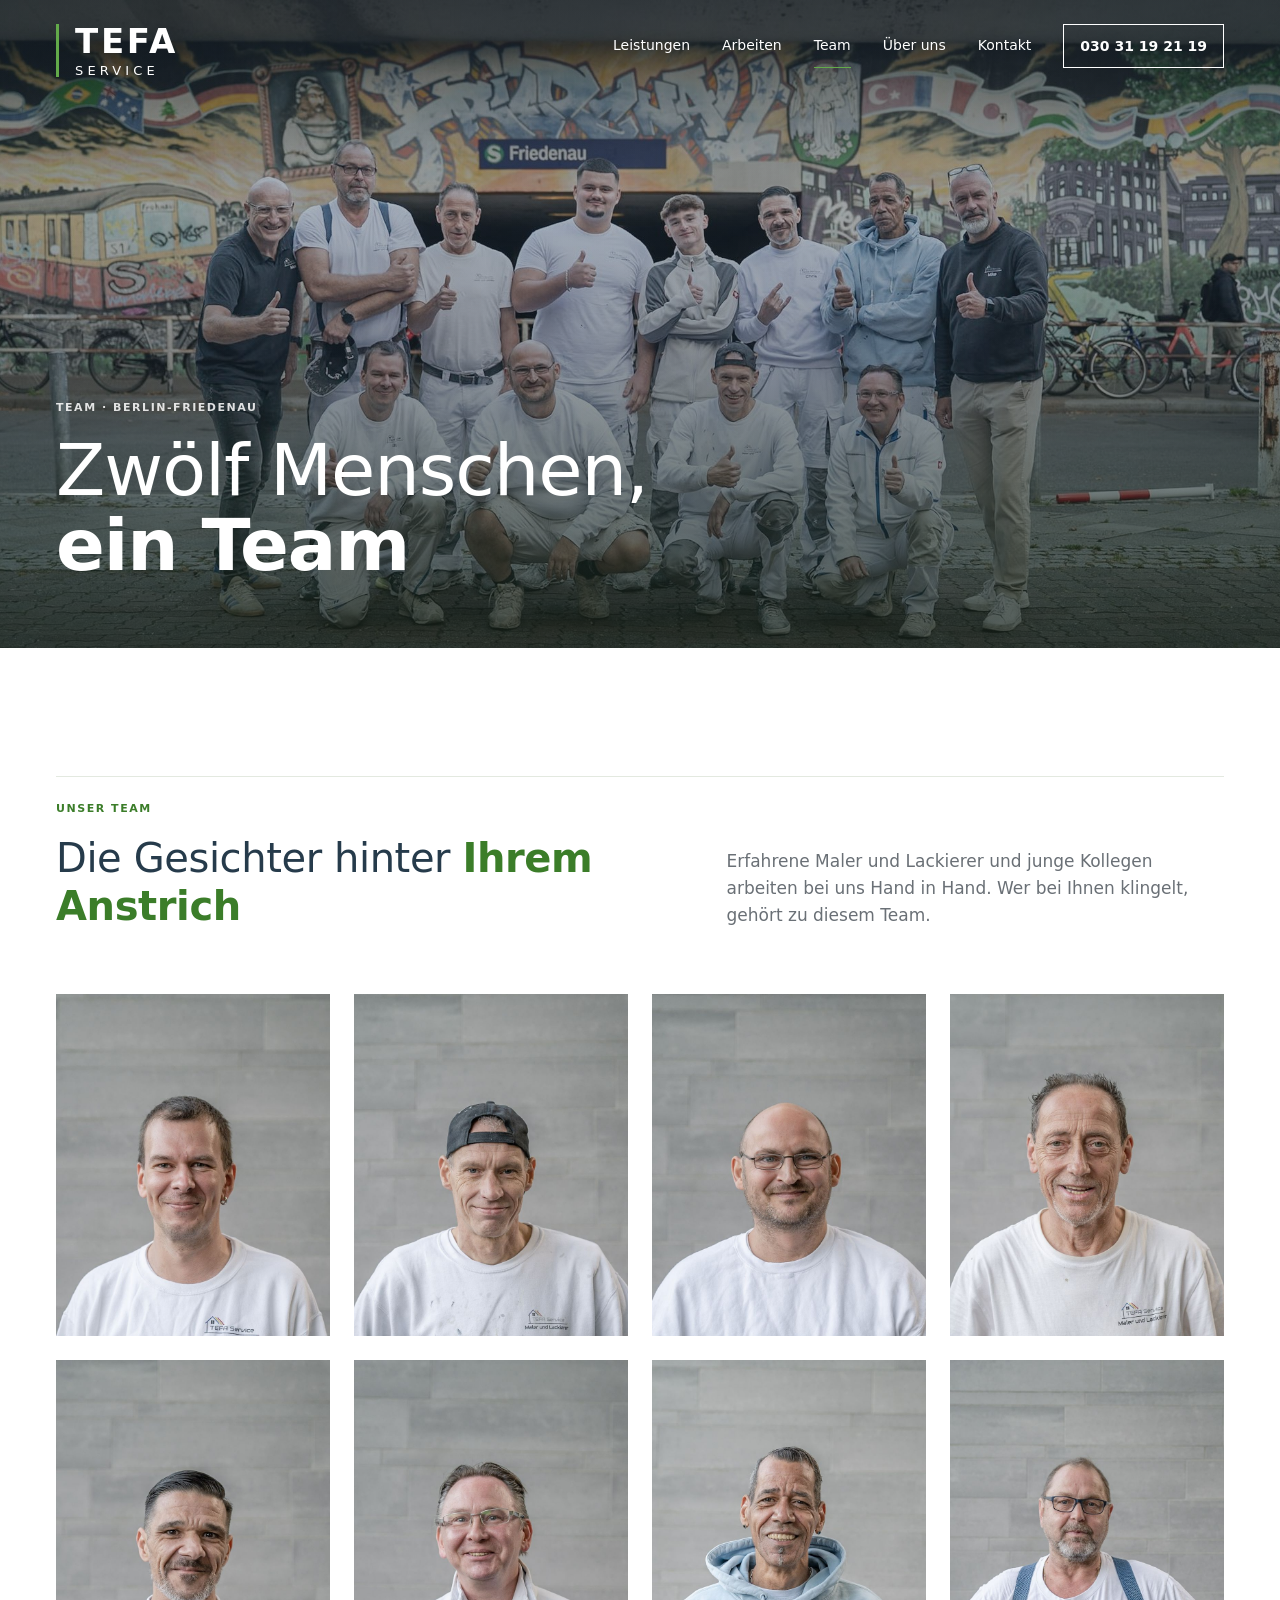
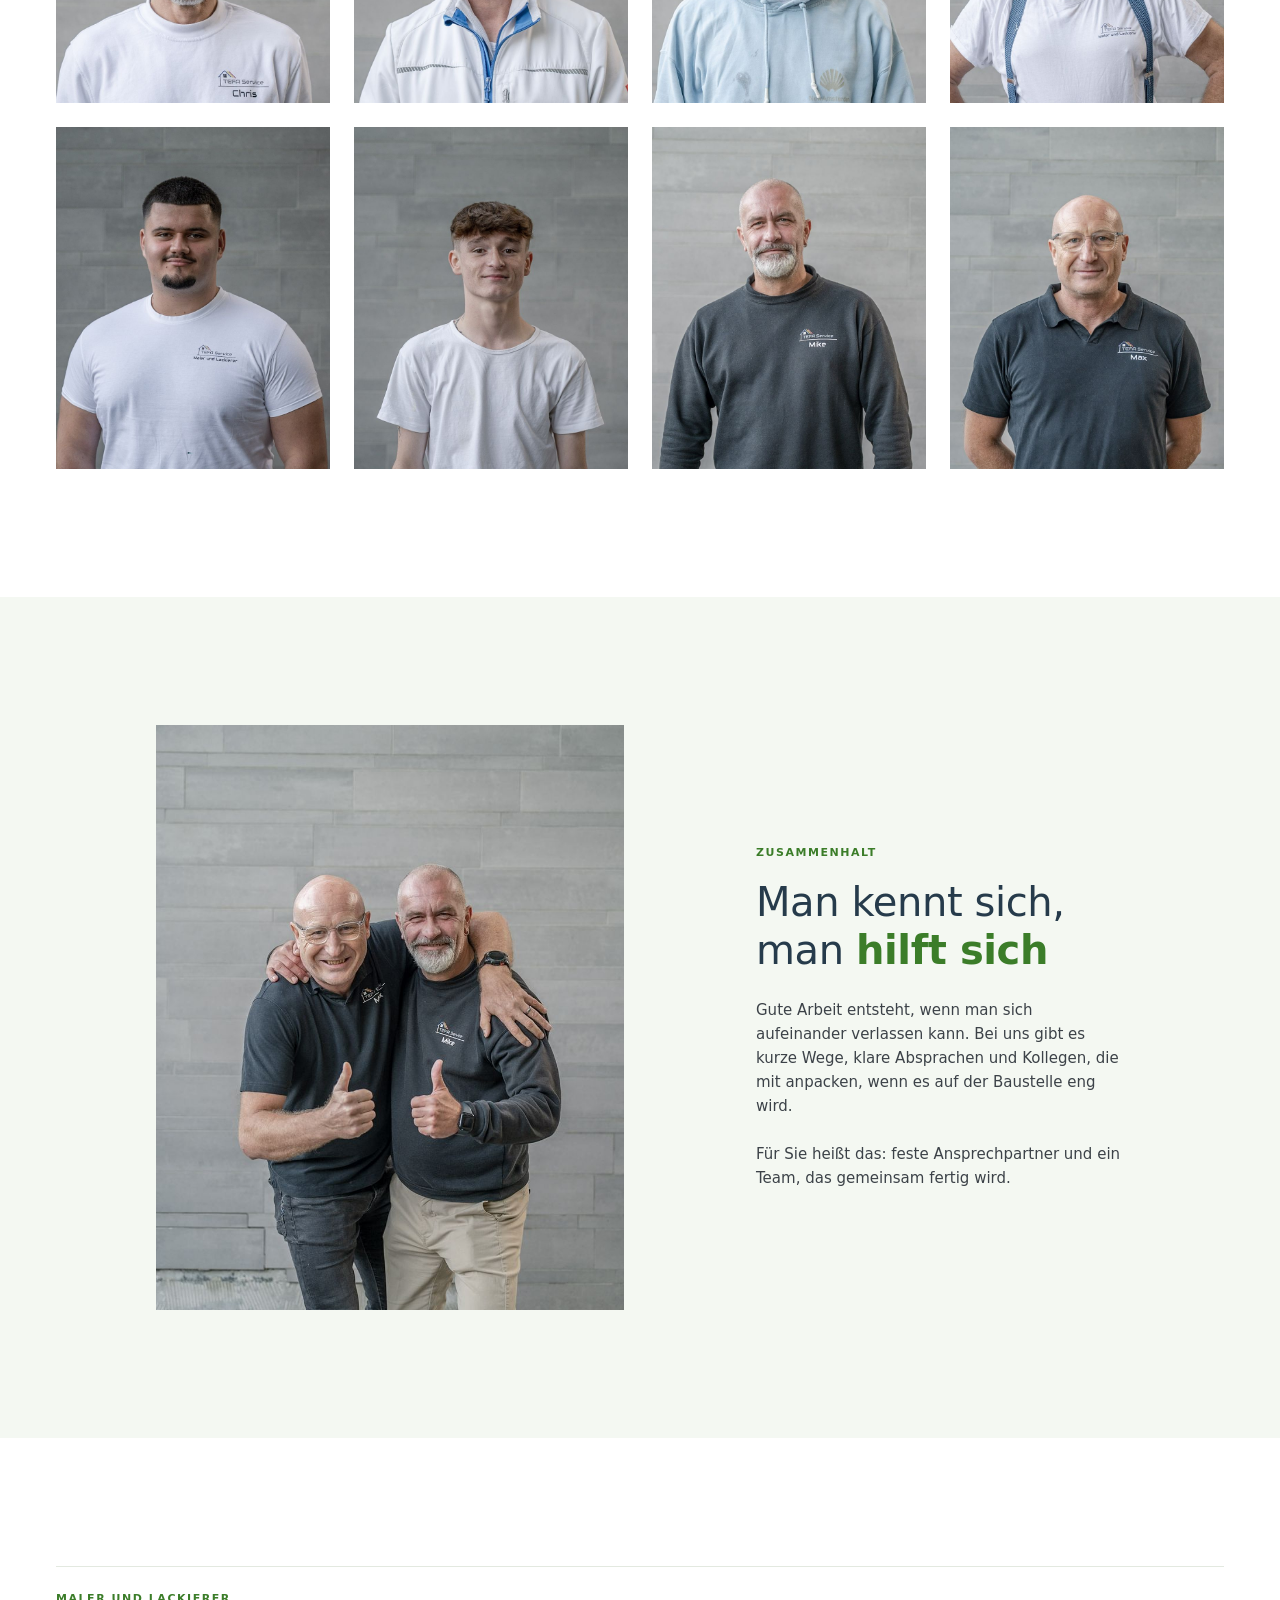
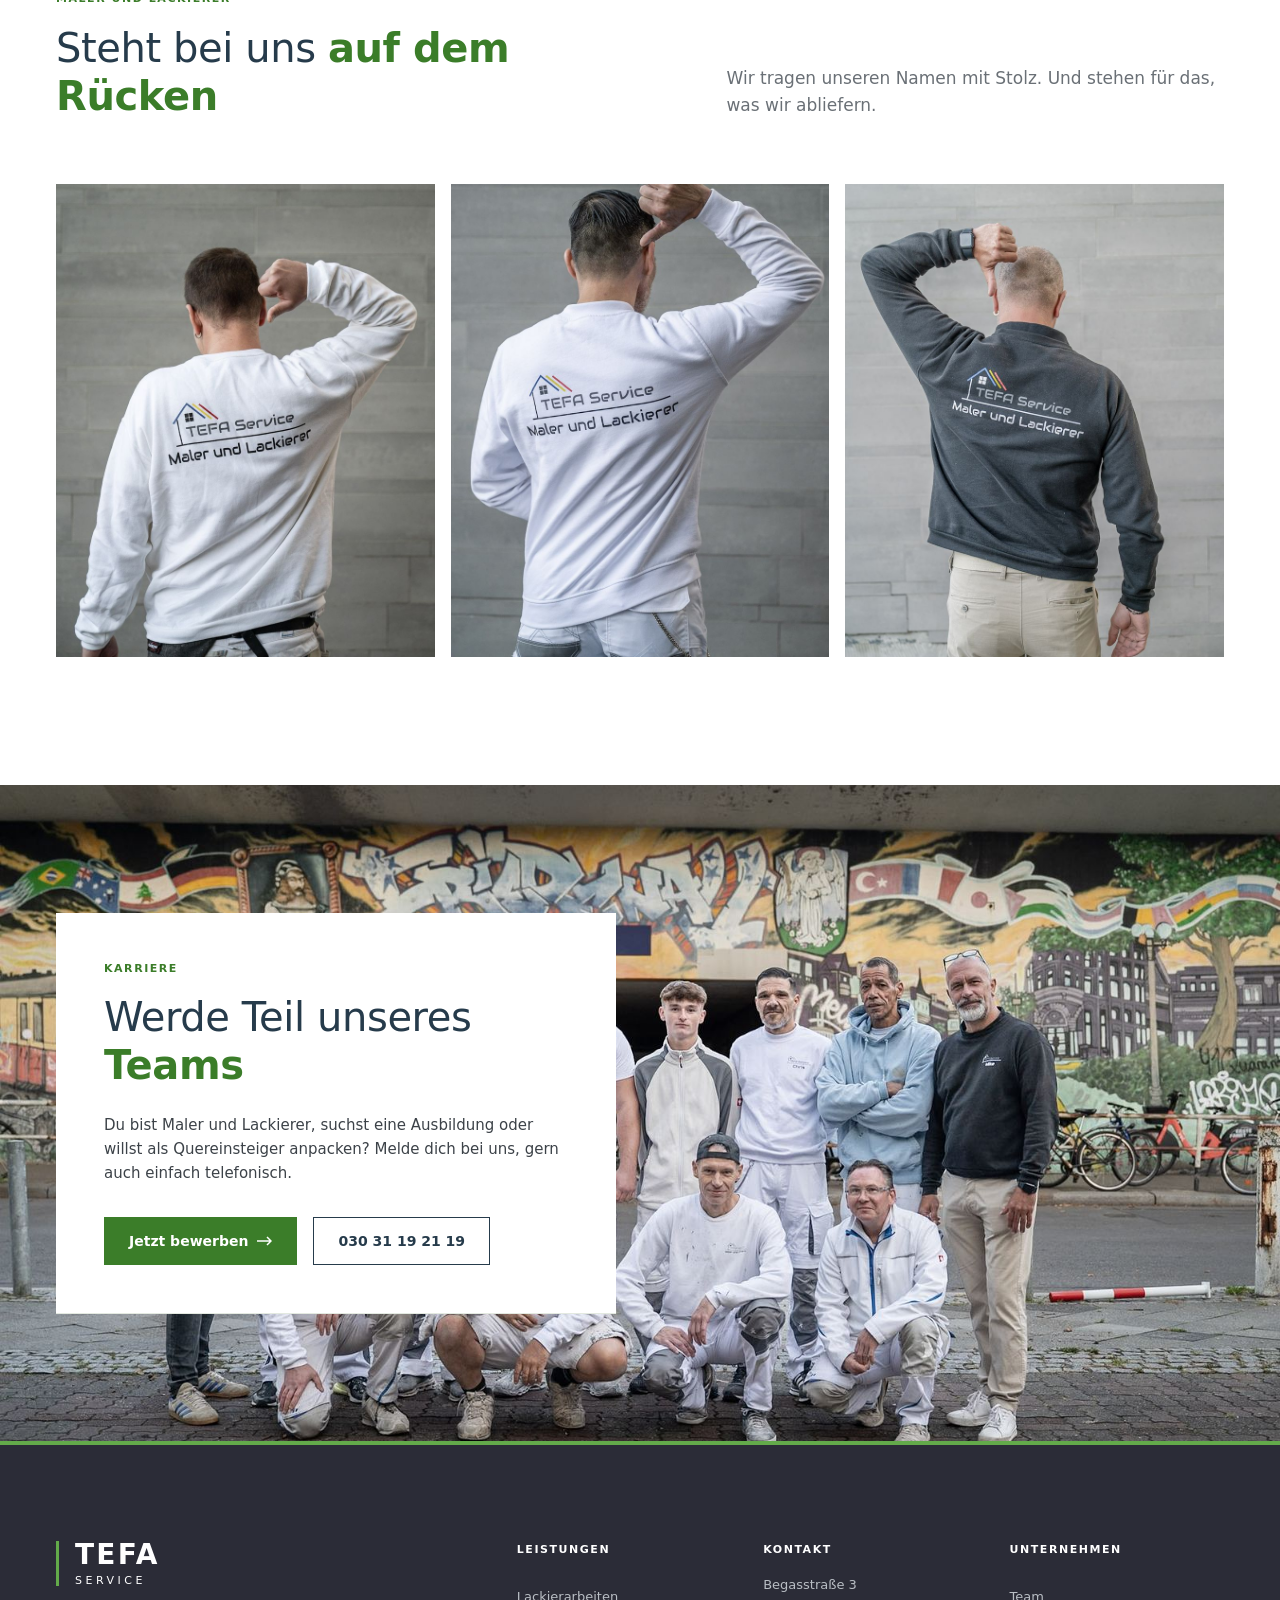
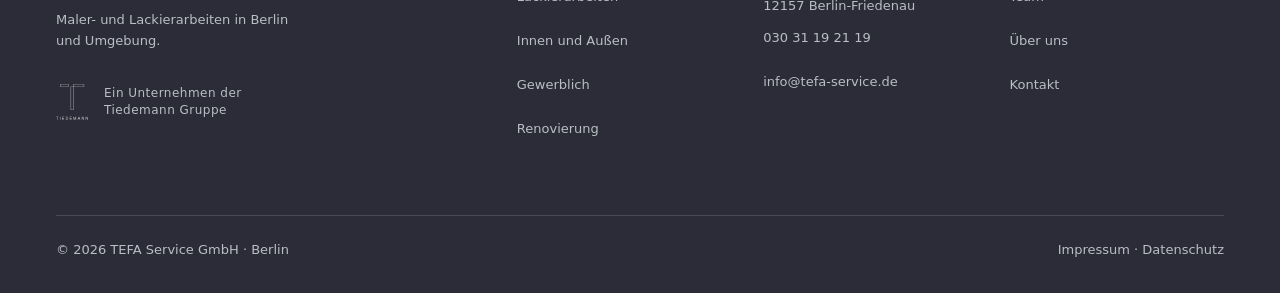
<file: team.html>
<!DOCTYPE html>
<html lang="de">
<head>
<meta charset="UTF-8">
<meta name="viewport" content="width=device-width, initial-scale=1">
<!-- Testversion: vor dem Livegang entfernen -->
<meta name="robots" content="noindex, nofollow">
<title>Team · TEFA Service</title>
<meta name="description" content="Das Team von TEFA Service: Maler und Lackierer aus Berlin-Friedenau. Lernen Sie die Menschen kennen, die bei Ihnen streichen, tapezieren und renovieren.">
<link rel="stylesheet" href="assets/site.css?v=9">
</head>
<body>
<a class="skip" href="#inhalt">Zum Inhalt springen</a>

<header class="hdr" id="hdr">
  <div class="wrap hdr-in">
    <a class="brand-text" href="index.html" tabindex="-1" aria-hidden="true">TEFA&nbsp;<em>Service</em></a>
    <button class="menu-btn" type="button" aria-expanded="false" aria-controls="nav" aria-label="Menü öffnen"><span></span></button>
    <nav class="nav" id="nav" aria-label="Hauptnavigation">
      <a href="index.html#leistungen">Leistungen</a>
      <a href="index.html#arbeiten">Arbeiten</a>
      <a href="team.html" aria-current="page">Team</a>
      <a href="index.html#ueber-uns">Über uns</a>
      <a href="index.html#kontakt">Kontakt</a>
      <a class="nav-tel" href="tel:+493031192119">030 31 19 21 19</a>
    </nav>
  </div>
</header>

<main id="inhalt">

<section class="hero hero--team on-photo" aria-labelledby="t-hero">
  <div class="hero-photo tint">
    <img src="assets/img/team/gruppe.jpg" width="2000" height="1010" fetchpriority="high" alt="Das Team von TEFA Service vor dem Wandbild an der S-Bahn Friedenau, alle mit Daumen hoch">
  </div>
  <div class="hero-logo">
    <div class="wrap"><a class="wordmark" href="index.html" aria-label="TEFA Service, Startseite"><b>TEFA</b><span>Service</span></a></div>
  </div>
  <div class="hero-content">
    <div class="wrap hero-grid">
      <div>
        <span class="label hero-kicker">Team · Berlin-Friedenau</span>
        <h1 class="display" id="t-hero">Zwölf Menschen, <em>ein Team</em></h1>
      </div>
    </div>
  </div>
</section>

<section class="section" id="gesichter" aria-labelledby="g-title">
  <div class="wrap">
    <div class="sec-head reveal">
      <div>
        <span class="label">Unser Team</span>
        <h2 class="h1" id="g-title">Die Gesichter hinter <em>Ihrem Anstrich</em></h2>
      </div>
      <p class="lead">Erfahrene Maler und Lackierer und junge Kollegen arbeiten bei uns Hand in Hand. Wer bei Ihnen klingelt, gehört zu diesem Team.</p>
    </div>
    <ul class="people reveal">
      <li><figure><img src="assets/img/team/p15.jpg" width="800" height="1000" loading="lazy" alt="Porträt eines Mitarbeiters von TEFA Service"></figure></li>
      <li><figure><img src="assets/img/team/p18.jpg" width="800" height="1000" loading="lazy" alt="Porträt eines Mitarbeiters mit Basecap"></figure></li>
      <li><figure><img src="assets/img/team/p21.jpg" width="800" height="1000" loading="lazy" alt="Porträt eines Mitarbeiters mit Brille"></figure></li>
      <li><figure><img src="assets/img/team/p24.jpg" width="800" height="1000" loading="lazy" alt="Porträt eines Mitarbeiters im weißen T-Shirt"></figure></li>
      <li><figure><img src="assets/img/team/p27.jpg" width="800" height="1000" loading="lazy" alt="Porträt eines Mitarbeiters von TEFA Service"></figure></li>
      <li><figure><img src="assets/img/team/p30.jpg" width="800" height="1000" loading="lazy" alt="Porträt eines Mitarbeiters in weißer Arbeitsjacke"></figure></li>
      <li><figure><img src="assets/img/team/p36.jpg" width="800" height="1000" loading="lazy" alt="Porträt eines Mitarbeiters im hellblauen Kapuzenpullover"></figure></li>
      <li><figure><img src="assets/img/team/p39.jpg" width="800" height="1000" loading="lazy" alt="Porträt eines Mitarbeiters mit Hosenträgern"></figure></li>
      <li><figure><img src="assets/img/team/p42.jpg" width="800" height="1000" loading="lazy" alt="Porträt eines jungen Mitarbeiters im weißen T-Shirt"></figure></li>
      <li><figure><img src="assets/img/team/p45.jpg" width="800" height="1000" loading="lazy" alt="Porträt des jüngsten Mitarbeiters"></figure></li>
      <li><figure><img src="assets/img/team/p48.jpg" width="800" height="1000" loading="lazy" alt="Porträt eines Mitarbeiters von TEFA Service"></figure></li>
      <li><figure><img src="assets/img/team/p60.jpg" width="800" height="1000" loading="lazy" alt="Porträt eines Mitarbeiters von TEFA Service"></figure></li>
    </ul>
  </div>
</section>

<section class="section refs" id="zusammenhalt" aria-labelledby="z-title">
  <div class="wrap">
    <div class="feature">
      <figure class="feature-media duo-media reveal">
        <img src="assets/img/team/duo.jpg" width="800" height="1000" loading="lazy" alt="Zwei Kollegen Arm in Arm, beide mit Daumen hoch">
      </figure>
      <div class="feature-text reveal">
        <span class="label">Zusammenhalt</span>
        <h2 class="h1" id="z-title">Man kennt sich, man <em>hilft sich</em></h2>
        <p class="desc">Gute Arbeit entsteht, wenn man sich aufeinander verlassen kann. Bei uns gibt es kurze Wege, klare Absprachen und Kollegen, die mit anpacken, wenn es auf der Baustelle eng wird.</p>
        <p class="desc">Für Sie heißt das: feste Ansprechpartner und ein Team, das gemeinsam fertig wird.</p>
      </div>
    </div>
  </div>
</section>

<section class="section" id="ruecken" aria-labelledby="r-title">
  <div class="wrap">
    <div class="sec-head reveal">
      <div>
        <span class="label">Maler und Lackierer</span>
        <h2 class="h1" id="r-title">Steht bei uns <em>auf dem Rücken</em></h2>
      </div>
      <p class="lead">Wir tragen unseren Namen mit Stolz. Und stehen für das, was wir abliefern.</p>
    </div>
    <ul class="gallery gallery--3 reveal" data-gallery="Team">
      <li><button class="g-item" type="button" data-full="assets/img/team/ruecken12.jpg" data-cap="TEFA Service, Maler und Lackierer"><img src="assets/img/team/ruecken12.jpg" width="800" height="1000" loading="lazy" alt="Mitarbeiter von hinten mit TEFA-Service-Logo auf dem weißen Pullover"></button></li>
      <li><button class="g-item" type="button" data-full="assets/img/team/ruecken33.jpg" data-cap="TEFA Service, Maler und Lackierer"><img src="assets/img/team/ruecken33.jpg" width="800" height="1000" loading="lazy" alt="Mitarbeiter von hinten zeigt mit dem Daumen auf das Logo auf seinem Rücken"></button></li>
      <li><button class="g-item" type="button" data-full="assets/img/team/ruecken56.jpg" data-cap="TEFA Service, Maler und Lackierer"><img src="assets/img/team/ruecken56.jpg" width="800" height="1000" loading="lazy" alt="Mitarbeiter im dunklen Pullover von hinten mit TEFA-Service-Logo"></button></li>
    </ul>
  </div>
</section>

<section class="career" id="karriere" aria-labelledby="c-title">
  <div class="career-media" aria-hidden="true">
    <img src="assets/img/team/gruppe-ruhig.jpg" width="1600" height="844" loading="lazy" alt="">
  </div>
  <div class="wrap career-in">
    <div class="career-box reveal">
      <span class="label">Karriere</span>
      <h2 class="h1" id="c-title">Werde Teil unseres <em>Teams</em></h2>
      <p>Du bist Maler und Lackierer, suchst eine Ausbildung oder willst als Quereinsteiger anpacken? Melde dich bei uns, gern auch einfach telefonisch.</p>
      <div class="btn-row mt-4">
        <a class="btn btn--accent" href="mailto:info@tefa-service.de?subject=Bewerbung">Jetzt bewerben <svg class="arrow" viewBox="0 0 16 10" fill="none" aria-hidden="true"><path d="M11 1l4 4-4 4M1 5h14" stroke="currentColor" stroke-width="1.5"/></svg></a>
        <a class="btn btn--line" href="tel:+493031192119">030 31 19 21 19</a>
      </div>
    </div>
  </div>
</section>

</main>

<footer class="footer">
  <div class="wrap">
    <div class="footer-grid">
      <div>
        <a class="wordmark wordmark--footer" href="index.html" aria-label="TEFA Service, Startseite"><b>TEFA</b><span>Service</span></a>
        <p class="footer-claim">Maler- und Lackierarbeiten in Berlin und Umgebung.</p>
        <a class="group-badge" href="https://www.tiedemann-gruppe.de/" rel="noopener"><img src="assets/logos/logo-weiss.svg" alt="" width="32" height="36"><span>Ein Unternehmen der<br>Tiedemann Gruppe</span></a>
      </div>
      <nav aria-label="Leistungen">
        <h2>Leistungen</h2>
        <ul>
          <li><a href="index.html#leistungen">Lackierarbeiten</a></li>
          <li><a href="index.html#leistungen">Innen und Außen</a></li>
          <li><a href="index.html#leistungen">Gewerblich</a></li>
          <li><a href="index.html#leistungen">Renovierung</a></li>
        </ul>
      </nav>
      <div>
        <h2>Kontakt</h2>
        <address>Begasstraße 3<br>12157 Berlin-Friedenau<br><a href="tel:+493031192119">030 31 19 21 19</a><br><a href="mailto:info@tefa-service.de">info@tefa-service.de</a></address>
      </div>
      <div>
        <h2>Unternehmen</h2>
        <ul>
          <li><a href="team.html">Team</a></li>
          <li><a href="index.html#ueber-uns">Über uns</a></li>
          <li><a href="index.html#kontakt">Kontakt</a></li>
        </ul>
      </div>
    </div>
    <div class="footer-bottom">
      <span>© 2026 TEFA Service GmbH · Berlin</span>
      <span><a href="impressum.html">Impressum</a> · <a href="impressum.html#datenschutz">Datenschutz</a></span>
    </div>
  </div>
</footer>

<dialog class="lb" id="lb" aria-label="Bildansicht">
  <div class="lb-top">
    <span class="lb-count" id="lb-count"></span>
    <button type="button" id="lb-close" aria-label="Bildansicht schließen"><svg viewBox="0 0 16 16" fill="none" aria-hidden="true"><path d="M3 3l10 10M13 3L3 13" stroke="currentColor" stroke-width="1.5"/></svg></button>
  </div>
  <div class="lb-stage"><img id="lb-img" alt=""></div>
  <div class="lb-bottom">
    <p class="lb-cap" id="lb-cap"></p>
    <div class="lb-btns">
      <button type="button" id="lb-prev" aria-label="Vorheriges Bild"><svg viewBox="0 0 16 16" fill="none" aria-hidden="true"><path d="M10 3L5 8l5 5" stroke="currentColor" stroke-width="1.5"/></svg></button>
      <button type="button" id="lb-next" aria-label="Nächstes Bild"><svg viewBox="0 0 16 16" fill="none" aria-hidden="true"><path d="M6 3l5 5-5 5" stroke="currentColor" stroke-width="1.5"/></svg></button>
    </div>
  </div>
</dialog>

<script src="assets/site.js?v=2"></script>
</body>
</html>
</file>
<file: assets/site.css>
/* TEFA Service · Styles nach dem Tiedemann Design System (Basis: Tiedemann Gruppe site.css) */
/* ===== Tokens · Tiedemann Design System ===== */
:root{
  --primary:#263b4b; --secondary:#2b2c37;
  --accent:#2f6b73; --accent-tint:#e1edee;
  --white:#ffffff; --subtle:#f4f7f7; --grey:#e9e9e9; --blue-grey:#d2dedc;
  --text:#3c4248; --muted:#6a7076; --line:#e4e8e8;
  --font:'Segoe UI', system-ui, -apple-system, 'Helvetica Neue', Arial, sans-serif;
  --s1:8px; --s2:16px; --s3:24px; --s4:32px; --s5:48px; --s6:64px; --s7:96px; --s8:128px;
  --max:1280px; --gutter:16px; --ctl:44px; --bar:64px;
}
@media (min-width:768px){ :root{ --gutter:40px; } }
@media (min-width:1200px){ :root{ --gutter:56px; } }

*,*::before,*::after{ box-sizing:border-box; margin:0; padding:0; border-radius:0; }
html{ scroll-behavior:smooth; scroll-padding-top:var(--bar); -webkit-text-size-adjust:100%; }
body{ font-family:var(--font); font-size:15px; line-height:1.6; font-weight:400; color:var(--text); background:var(--white); -webkit-font-smoothing:antialiased; overflow-x:hidden; }
body.no-scroll{ overflow:hidden; }
img{ display:block; max-width:100%; height:auto; }
a{ color:inherit; }
ul,ol{ list-style:none; }
button{ font:inherit; color:inherit; background:none; border:0; cursor:pointer; }
em{ font-style:normal; font-weight:600; }
address{ font-style:normal; }
:focus-visible{ outline:2px solid var(--accent); outline-offset:3px; }
.on-photo :focus-visible,.footer :focus-visible{ outline-color:var(--white); }
.skip{ position:absolute; left:var(--s2); top:-80px; z-index:300; background:var(--white); color:var(--primary); padding:var(--s1) var(--s2); font-size:14px; font-weight:600; text-decoration:none; border:1px solid var(--primary); }
.skip:focus{ top:var(--s2); }
.sr-only{ position:absolute; width:1px; height:1px; overflow:hidden; clip:rect(0 0 0 0); white-space:nowrap; }

.wrap{ width:100%; max-width:calc(var(--max) + 2 * var(--gutter)); margin:0 auto; padding:0 var(--gutter); }
.section{ padding:var(--s7) 0; }
@media (min-width:1024px){ .section{ padding:var(--s8) 0; } }

/* ===== Typography ===== */
.label{ display:block; font-size:11px; line-height:1.5; font-weight:600; letter-spacing:.14em; text-transform:uppercase; color:var(--accent); }
.display{ font-size:40px; line-height:1.05; font-weight:300; color:var(--primary); letter-spacing:-.015em; }
.h1{ font-size:28px; line-height:1.2; font-weight:300; color:var(--primary); letter-spacing:-.01em; }
.h2{ font-size:20px; line-height:1.3; font-weight:300; color:var(--primary); }
@media (min-width:768px){ .display{ font-size:56px; } .h1{ font-size:34px; } }
@media (min-width:1200px){ .display{ font-size:72px; } .h1{ font-size:40px; } }
.lead{ font-size:17px; line-height:1.6; }
.small{ font-size:13px; line-height:1.5; color:var(--muted); }
p + p{ margin-top:var(--s2); }

/* Links */
.link{ display:inline-flex; align-items:center; gap:var(--s1); min-height:var(--ctl); font-size:14px; font-weight:600; color:var(--primary); text-decoration:none; }
.link span{ border-bottom:1px solid var(--blue-grey); padding-bottom:2px; transition:border-color .2s; }
.link:hover span{ border-bottom-color:var(--accent); }
.arrow{ width:16px; height:10px; flex:none; transition:transform .2s; }
.link:hover .arrow,.btn:hover .arrow{ transform:translateX(4px); }
.btn{ display:inline-flex; align-items:center; justify-content:center; gap:var(--s1); min-height:48px; padding:0 var(--s3); font-size:14px; font-weight:600; line-height:1.2; text-decoration:none; border:1px solid transparent; transition:background-color .2s, color .2s, border-color .2s; }
.btn--accent{ background:var(--accent); color:var(--white); }
.btn--accent:hover{ background:#21525a; }

/* ===== Header ===== */
.hdr{ position:fixed; top:0; left:0; right:0; z-index:100; color:var(--white); transition:background-color .3s, color .3s, border-color .3s; border-bottom:1px solid transparent; }
.hdr-in{ display:flex; align-items:center; justify-content:flex-end; gap:var(--s3); min-height:var(--bar); padding-top:var(--s3); transition:padding .3s; }
.brand-text{ margin-right:auto; display:inline-flex; align-items:center; min-height:var(--ctl); font-size:17px; font-weight:300; letter-spacing:.01em; text-decoration:none; color:var(--primary); opacity:0; visibility:hidden; transition:opacity .3s, visibility .3s; }
.nav{ display:flex; align-items:center; gap:var(--s4); }
.nav a{ display:inline-flex; align-items:center; min-height:var(--ctl); font-size:14px; font-weight:400; text-decoration:none; border-bottom:1px solid transparent; transition:border-color .2s; }
.nav a:hover,.nav a[aria-current="true"],.nav a[aria-current="page"]{ border-bottom-color:currentColor; }
.hdr{ pointer-events:none; }
.hdr .menu-btn,.hdr .nav,.hdr.solid,.hdr.menu-open{ pointer-events:auto; }
.hdr.solid{ background:var(--white); color:var(--primary); border-bottom-color:var(--line); }
.hdr.solid .hdr-in{ padding-top:0; }
.hdr.solid .brand-text{ opacity:1; visibility:visible; }
.hdr.solid .nav a:hover{ border-bottom-color:var(--accent); }
.menu-btn{ display:none; width:var(--ctl); height:var(--ctl); align-items:center; justify-content:center; }
.menu-btn span{ display:block; width:22px; height:1px; background:currentColor; position:relative; }
.menu-btn span::before,.menu-btn span::after{ content:""; position:absolute; left:0; width:22px; height:1px; background:currentColor; transition:transform .2s; }
.menu-btn span::before{ top:-7px; } .menu-btn span::after{ top:7px; }
.menu-btn[aria-expanded="true"] span{ background:transparent; }
.menu-btn[aria-expanded="true"] span::before{ transform:translateY(7px) rotate(45deg); }
.menu-btn[aria-expanded="true"] span::after{ transform:translateY(-7px) rotate(-45deg); }
@media (max-width:899px){
  .menu-btn{ display:inline-flex; }
  .nav{ display:none; position:fixed; top:var(--bar); left:0; right:0; bottom:0; flex-direction:column; align-items:stretch; gap:0; background:var(--white); padding:var(--s3) var(--gutter); overflow-y:auto; }
  .nav a{ min-height:64px; font-size:28px; font-weight:300; color:var(--primary); border-bottom:1px solid var(--line); }
  .nav a:hover{ border-bottom-color:var(--line); color:var(--accent); }
  .hdr.menu-open{ background:var(--white); color:var(--primary); border-bottom-color:var(--line); }
  .hdr.menu-open .hdr-in{ padding-top:0; }
  .hdr.menu-open .brand-text{ opacity:1; visibility:visible; }
  .hdr.menu-open .nav{ display:flex; }
}

/* ===== Hero slider ===== */
.hero{ position:relative; height:100vh; height:100svh; min-height:560px; max-height:1080px; overflow:hidden; background:var(--grey); color:var(--white); }
.slides{ position:absolute; inset:0; }
.slide{ position:absolute; inset:0; opacity:0; visibility:hidden; transition:opacity 1.2s ease, visibility 0s linear 1.2s; }
.slide.is-active{ opacity:1; visibility:visible; transition:opacity 1.2s ease, visibility 0s; }
.slide img{ width:100%; height:100%; object-fit:cover; transform:scale(1.04); transition:transform 7s ease-out; }
.slide.is-active img{ transform:scale(1); }
/* minimal legibility scrims */
.hero::before,.hero::after{ content:""; position:absolute; left:0; right:0; z-index:1; pointer-events:none; }
.hero::before{ top:0; height:200px; background:linear-gradient(rgba(20,24,28,.38), rgba(20,24,28,0)); }
.hero::after{ bottom:0; height:70%; background:linear-gradient(rgba(20,24,28,0), rgba(20,24,28,.62)); }
.hero-logo{ position:absolute; z-index:3; top:var(--s3); left:0; right:0; pointer-events:none; }
.hero-logo a{ display:inline-block; pointer-events:auto; }
.hero-logo img{ width:96px; height:108px; } /* Mindestgröße mit Wortmarke */
.hero-content{ position:absolute; z-index:2; left:0; right:0; bottom:0; padding-bottom:var(--s4); }
.hero-grid{ display:grid; gap:var(--s4); align-items:end; }
.hero h1{ color:var(--white); max-width:13ch; }
.hero-lead{ margin-top:var(--s2); font-size:17px; max-width:44ch; color:rgba(255,255,255,.88); }
.hero-side{ display:grid; gap:var(--s2); }
.cap{ min-height:64px; position:relative; }
.cap-item{ position:absolute; inset:0 0 auto 0; opacity:0; visibility:hidden; transition:opacity .6s, visibility 0s linear .6s; }
.cap-item.is-active{ position:relative; opacity:1; visibility:visible; transition:opacity .6s .3s, visibility 0s; }
.cap-item a{ display:inline-flex; flex-direction:column; text-decoration:none; color:var(--white); padding:var(--s1) 0; }
.cap-item .label{ color:rgba(255,255,255,.8); }
.cap-item strong{ font-size:20px; line-height:1.3; font-weight:300; }
.cap-item strong em{ font-weight:600; }
.cap-item a:hover strong{ text-decoration:underline; text-decoration-thickness:1px; text-underline-offset:4px; }
.ctrl{ display:flex; align-items:center; gap:var(--s2); }
.count{ font-size:13px; font-variant-numeric:tabular-nums; letter-spacing:.06em; min-width:56px; }
.count b{ font-weight:600; }
.progress{ flex:1; height:1px; background:rgba(255,255,255,.35); position:relative; min-width:80px; }
.progress i{ position:absolute; left:0; top:-1px; height:3px; width:100%; background:var(--white); transform-origin:left; transform:scaleX(0); }
.ctrl-btns{ display:flex; }
.ctrl button{ width:var(--ctl); height:var(--ctl); display:inline-flex; align-items:center; justify-content:center; border:1px solid rgba(255,255,255,.45); color:var(--white); transition:background-color .2s, border-color .2s; }
.ctrl button + button{ border-left:0; }
.ctrl button:hover{ background:rgba(255,255,255,.14); border-color:var(--white); }
.ctrl svg{ width:16px; height:16px; }
.icon-play{ display:none; }
.is-paused .icon-play{ display:block; } .is-paused .icon-pause{ display:none; }
@media (min-width:900px){
  .hero-content{ padding-bottom:var(--s6); }
  .hero-grid{ grid-template-columns:7fr 4fr; gap:var(--s6); }
}

/* ===== Intro ===== */
.intro-grid{ display:grid; gap:var(--s5); }
.intro-statement{ max-width:22ch; }
.intro-body{ max-width:60ch; }
.intro-body .lead{ color:var(--text); }
.figures{ margin-top:var(--s5); display:grid; grid-template-columns:repeat(3,1fr); border-top:1px solid var(--line); }
.figures div{ padding:var(--s3) var(--s2) 0 0; }
.figures div + div{ padding-left:var(--s2); border-left:1px solid var(--line); }
.figures dt{ font-size:11px; font-weight:600; letter-spacing:.14em; text-transform:uppercase; color:var(--muted); margin-bottom:var(--s1); }
.figures dd{ font-size:20px; line-height:1.3; font-weight:300; color:var(--primary); }
@media (min-width:1024px){
  .intro-grid{ grid-template-columns:repeat(12,1fr); gap:var(--s4); }
  .intro-head{ grid-column:1 / span 6; }
  .intro-body{ grid-column:8 / span 5; padding-top:var(--s1); }
}
@media (min-width:1024px){ .figures dd{ font-size:28px; } }

/* ===== Section heads ===== */
.sec-head{ display:grid; gap:var(--s2); margin-bottom:var(--s6); padding-top:var(--s3); border-top:1px solid var(--line); }
@media (min-width:900px){ .sec-head{ grid-template-columns:1fr 1fr; align-items:end; gap:var(--s4); } .sec-head .lead{ justify-self:end; max-width:46ch; } }
.sec-head .label{ margin-bottom:var(--s2); }
.sec-head .lead{ color:var(--muted); }

/* ===== Current projects ===== */
.feature{ display:grid; gap:var(--s4); }
.feature + .feature{ margin-top:var(--s8); }
.feature-media{ position:relative; display:block; overflow:hidden; background:var(--grey); }
.feature-media img{ width:100%; aspect-ratio:3/2; object-fit:cover; transition:transform .8s ease; }
.feature-media:hover img{ transform:scale(1.02); }
.tag{ position:absolute; left:0; top:0; background:var(--white); color:var(--primary); font-size:11px; font-weight:600; letter-spacing:.14em; text-transform:uppercase; padding:var(--s1) var(--s2); }
.feature-text .label{ margin-bottom:var(--s2); }
.feature-text .h1{ margin-bottom:var(--s1); }
.addr{ font-size:13px; color:var(--muted); }
.feature-text > p.desc{ margin-top:var(--s3); }
.kv{ margin-top:var(--s3); border-top:1px solid var(--line); }
.kv div{ display:grid; grid-template-columns:120px 1fr; gap:var(--s2); padding:12px 0; border-bottom:1px solid var(--line); }
.kv dt{ font-size:11px; font-weight:600; letter-spacing:.14em; text-transform:uppercase; color:var(--muted); padding-top:3px; }
.kv dd{ font-size:15px; color:var(--text); }
.kv dd em{ color:var(--primary); }
.links{ margin-top:var(--s3); display:flex; flex-wrap:wrap; column-gap:var(--s3); }
.gallery{ display:grid; gap:var(--s1); grid-template-columns:repeat(2,1fr); }
.gallery--3{ grid-template-columns:repeat(3,1fr); }
.g-item{ display:block; width:100%; overflow:hidden; background:var(--grey); position:relative; }
.g-item img{ width:100%; aspect-ratio:4/3; object-fit:cover; transition:transform .6s ease, opacity .3s; }
.gallery--3 .g-item img{ aspect-ratio:4/5; }
.g-item:hover img{ transform:scale(1.03); }
.gallery-cap{ grid-column:1 / -1; font-size:13px; color:var(--muted); padding-top:var(--s1); }
@media (min-width:768px){ .gallery{ grid-template-columns:repeat(4,1fr); gap:var(--s2); } .gallery--3{ grid-template-columns:repeat(3,1fr); } }
@media (min-width:1024px){
  .feature{ grid-template-columns:repeat(12,1fr); gap:var(--s5) var(--s4); align-items:start; }
  .feature-media{ grid-column:1 / span 7; }
  .feature-text{ grid-column:9 / span 4; }
  .feature .gallery{ grid-column:1 / -1; }
  .feature--rev .feature-media{ grid-column:6 / span 7; grid-row:1; }
  .feature--rev .feature-text{ grid-column:1 / span 4; grid-row:1; }
  .feature--rev .gallery{ grid-column:6 / span 7; }
}

/* ===== Full-bleed band ===== */
.band{ position:relative; height:56vh; min-height:320px; max-height:720px; overflow:hidden; background:var(--grey); }
.band img{ width:100%; height:100%; object-fit:cover; object-position:50% 40%; }
.band figcaption{ position:absolute; right:0; bottom:0; background:var(--white); color:var(--muted); font-size:13px; padding:var(--s1) var(--s2); }

/* ===== References ===== */
.refs{ background:var(--subtle); }
.ref-grid{ display:grid; gap:var(--s5) var(--s3); }
@media (min-width:640px){ .ref-grid{ grid-template-columns:repeat(2,1fr); } }
@media (min-width:1024px){ .ref-grid{ grid-template-columns:repeat(3,1fr); gap:var(--s4); } }
.ref .g-item img{ aspect-ratio:4/3; }
.ref-meta{ display:flex; justify-content:space-between; gap:var(--s2); padding:var(--s2) 0 var(--s1); margin-top:var(--s2); border-top:1px solid var(--blue-grey); }
.ref-meta .label{ color:var(--muted); }
.ref-meta .label.year{ color:var(--accent); }
.ref h3{ margin-bottom:var(--s1); }
.ref p{ font-size:15px; max-width:40ch; }
.ref .credit{ display:block; margin-top:var(--s1); font-size:13px; color:var(--muted); }

/* ===== About ===== */
.about-grid{ display:grid; gap:var(--s5); }
.about-fig img{ width:100%; aspect-ratio:4/5; object-fit:cover; object-position:50% 60%; background:var(--grey); }
.about-fig figcaption,.cap-note{ font-size:13px; color:var(--muted); padding-top:var(--s1); }
.about-text .h1{ margin:var(--s2) 0 var(--s5); max-width:16ch; }
.pillars{ display:grid; gap:var(--s5); }
.pillar{ border-top:1px solid var(--line); padding-top:var(--s3); }
.pillar .num{ display:block; font-size:11px; font-weight:600; letter-spacing:.14em; color:var(--accent); margin-bottom:var(--s2); }
.pillar h3{ margin-bottom:var(--s1); }
@media (min-width:768px){ .pillars{ grid-template-columns:1fr 1fr; gap:var(--s5) var(--s4); } }
@media (min-width:1024px){
  .about-grid{ grid-template-columns:repeat(12,1fr); gap:var(--s4); align-items:start; }
  .about-fig{ grid-column:1 / span 4; position:sticky; top:calc(var(--bar) + var(--s4)); }
  .about-text{ grid-column:6 / span 7; }
}

/* ===== Contact ===== */
.contact{ background:var(--subtle); border-top:1px solid var(--line); }
.contact-grid{ display:grid; gap:var(--s5); }
.contact-head .h1{ margin:var(--s2) 0 var(--s3); }
.contact-head .lead{ max-width:46ch; }
.contact-head .btn{ margin-top:var(--s4); }
.contact-list{ display:grid; gap:0; border-top:1px solid var(--blue-grey); }
.contact-list > div{ display:grid; gap:var(--s1); padding:var(--s3) 0; border-bottom:1px solid var(--blue-grey); }
.contact-list dt{ font-size:11px; font-weight:600; letter-spacing:.14em; text-transform:uppercase; color:var(--muted); }
.contact-list dd{ font-size:17px; color:var(--primary); font-weight:300; }
.contact-list dd a{ display:inline-flex; align-items:center; min-height:var(--ctl); text-decoration:none; border-bottom:1px solid transparent; margin-right:var(--s3); }
.contact-list dd a:hover{ border-bottom-color:var(--accent); }
@media (min-width:640px){ .contact-list > div{ grid-template-columns:160px 1fr; gap:var(--s3); align-items:baseline; } }
@media (min-width:1024px){ .contact-grid{ grid-template-columns:repeat(12,1fr); gap:var(--s4); } .contact-head{ grid-column:1 / span 5; } .contact-list{ grid-column:7 / span 6; } }

/* ===== Footer ===== */
.footer{ background:var(--secondary); color:#b9bec4; padding:var(--s7) 0 var(--s4); font-size:13px; }
.footer-grid{ display:grid; gap:var(--s5); }
@media (min-width:768px){ .footer-grid{ grid-template-columns:2fr 1fr 1fr 1fr; gap:var(--s4); } }
.footer-logo img{ width:96px; height:108px; }
.footer-claim{ margin-top:var(--s3); max-width:30ch; }
.footer h2{ font-size:11px; font-weight:600; letter-spacing:.14em; text-transform:uppercase; color:var(--white); margin-bottom:var(--s2); }
.footer a{ color:#b9bec4; text-decoration:none; transition:color .2s; }
.footer a:hover{ color:var(--white); }
.footer li a,.footer address a{ display:inline-flex; align-items:center; min-height:var(--ctl); }
.footer address{ line-height:1.6; }
.social{ display:flex; gap:var(--s1); }
.social a{ width:var(--ctl); height:var(--ctl); justify-content:center; border:1px solid rgba(255,255,255,.2); }
.social a:hover{ border-color:var(--white); }
.social svg{ width:16px; height:16px; fill:currentColor; }
.footer-bottom{ margin-top:var(--s6); padding-top:var(--s3); border-top:1px solid rgba(255,255,255,.14); display:flex; flex-wrap:wrap; justify-content:space-between; gap:var(--s2); align-items:center; }

/* ===== Lightbox ===== */
.lb{ position:fixed; inset:0; width:100%; height:100%; max-width:none; max-height:none; border:0; padding:0; background:rgba(255,255,255,.98); color:var(--primary); }
.lb::backdrop{ background:rgba(255,255,255,.9); }
.lb[open]{ display:grid; grid-template-rows:var(--bar) 1fr auto; }
.lb-top{ display:flex; align-items:center; justify-content:space-between; padding:0 var(--gutter); border-bottom:1px solid var(--line); }
.lb-count{ font-size:13px; font-variant-numeric:tabular-nums; letter-spacing:.06em; color:var(--muted); }
.lb-stage{ position:relative; display:flex; align-items:center; justify-content:center; padding:var(--s3) var(--gutter); min-height:0; }
.lb-stage img{ max-width:100%; max-height:100%; width:auto; height:auto; object-fit:contain; }
.lb-bottom{ display:flex; align-items:center; justify-content:space-between; gap:var(--s2); padding:var(--s2) var(--gutter) var(--s3); }
.lb-cap{ font-size:13px; color:var(--text); }
.lb-btns{ display:flex; flex:none; }
.lb button{ width:var(--ctl); height:var(--ctl); display:inline-flex; align-items:center; justify-content:center; border:1px solid var(--line); color:var(--primary); }
.lb-btns button + button{ border-left:0; }
.lb button:hover{ border-color:var(--primary); }
.lb svg{ width:16px; height:16px; }

/* ===== Shared additions ===== */
.hy{ hyphens:auto; -webkit-hyphens:auto; overflow-wrap:break-word; }
.btn--line{ border-color:var(--primary); color:var(--primary); background:transparent; }
.btn--line:hover{ background:var(--white); border-color:var(--accent); color:var(--accent); }
.btn-row{ display:flex; flex-wrap:wrap; gap:var(--s2); align-items:center; }
.mt-4{ margin-top:var(--s4); }

/* Subpage hero (single photo, same header behaviour as homepage) */
.hero--page{ height:76vh; height:76svh; min-height:520px; max-height:860px; }
.hero-photo{ position:absolute; inset:0; }
.hero-photo img{ width:100%; height:100%; object-fit:cover; }
.hero--page .hero-side{ align-self:end; }
.hero-note{ display:inline-flex; flex-direction:column; color:var(--white); text-decoration:none; padding:var(--s1) 0; }
.hero-note .label{ color:rgba(255,255,255,.8); }
.hero-note strong{ font-size:20px; line-height:1.3; font-weight:300; }
.hero-note strong em{ font-weight:600; }
a.hero-note:hover strong{ text-decoration:underline; text-decoration-thickness:1px; text-underline-offset:4px; }

/* ===== Handwerk (TEFA) ===== */
.craft-grid{ display:grid; gap:var(--s5); }
@media (min-width:900px){ .craft-grid{ grid-template-columns:1fr 1fr; gap:var(--s4); } }
.craft{ display:flex; flex-direction:column; background:var(--subtle); }
.craft-media{ position:relative; overflow:hidden; background:var(--grey); }
.craft-media img{ width:100%; aspect-ratio:4/3; object-fit:cover; }
.craft-body{ display:flex; flex-direction:column; flex:1; padding:var(--s4) var(--s3); }
@media (min-width:768px){ .craft-body{ padding:var(--s5) var(--s5) var(--s4); } }
.craft-body .label{ margin-bottom:var(--s2); }
.craft-body .h1{ margin-bottom:var(--s3); }
.craft-list{ display:flex; flex-wrap:wrap; margin-top:var(--s3); border-top:1px solid var(--blue-grey); }
.craft-list li{ flex:1 1 auto; padding:12px var(--s2) 12px 0; font-size:14px; font-weight:600; color:var(--primary); border-bottom:1px solid var(--blue-grey); }
.craft-list li + li{ padding-left:var(--s2); border-left:1px solid var(--blue-grey); }
.craft-contact{ margin-top:auto; padding-top:var(--s4); font-size:13px; line-height:1.5; color:var(--muted); }

.flow{ margin-top:var(--s6); display:grid; gap:var(--s4); }
@media (min-width:1024px){ .flow{ grid-template-columns:4fr 8fr; gap:var(--s4); align-items:start; } }
.flow-head .h2{ margin:var(--s2) 0 var(--s2); }
.steps{ display:grid; gap:0; counter-reset:step; }
@media (min-width:768px){ .steps{ grid-template-columns:repeat(3,1fr); gap:var(--s3); } }
.step{ position:relative; padding:var(--s3) 0; border-top:1px solid var(--line); }
.step::before{ content:""; position:absolute; left:0; top:-1px; width:32px; height:2px; background:var(--accent); }
.step .num{ display:block; font-size:11px; font-weight:600; letter-spacing:.14em; color:var(--accent); margin-bottom:var(--s2); }
.step .who{ display:block; font-size:11px; font-weight:600; letter-spacing:.14em; text-transform:uppercase; color:var(--muted); margin-top:var(--s2); }
.step h3{ margin-bottom:var(--s1); }
.step p{ font-size:15px; }
.sec-cta{ margin-top:var(--s5); display:flex; flex-wrap:wrap; column-gap:var(--s3); }

/* ===== Team ===== */
.team-grid{ display:grid; gap:var(--s5) var(--s3); }
@media (min-width:560px){ .team-grid{ grid-template-columns:repeat(2,1fr); } }
@media (min-width:1024px){ .team-grid{ grid-template-columns:repeat(3,1fr); gap:var(--s6) var(--s4); } }
.portrait{ position:relative; aspect-ratio:4/5; overflow:hidden; background:var(--blue-grey); }
.portrait--grey{ background:var(--grey); }
.portrait--subtle{ background:var(--subtle); border:1px solid var(--line); }
.portrait img{ position:absolute; inset:0; width:100%; height:100%; object-fit:cover; }
.portrait-ph{ position:absolute; inset:0; display:flex; flex-direction:column; justify-content:space-between; padding:var(--s3); }
.portrait-ph .ini{ font-size:56px; line-height:1; font-weight:300; color:var(--primary); letter-spacing:.02em; }
.portrait-ph .ini b{ font-weight:600; }
.portrait-ph .ph-note{ font-size:11px; font-weight:600; letter-spacing:.14em; text-transform:uppercase; color:var(--muted); }
.person-text{ padding-top:var(--s3); border-top:1px solid var(--line); margin-top:var(--s2); }
.person-text .label{ margin-bottom:var(--s1); }
.person-text .h2{ margin-bottom:var(--s1); }
.person-text .resp{ font-size:15px; color:var(--text); }
.person-text .desc{ font-size:15px; color:var(--muted); margin-top:var(--s1); }
.person-text .link{ margin-top:var(--s1); }

.values{ display:grid; gap:var(--s5); }
@media (min-width:900px){ .values{ grid-template-columns:repeat(3,1fr); gap:var(--s4); } }
.values .pillar{ border-top-color:var(--blue-grey); }

.cta{ border-top:1px solid var(--line); }
.cta-grid{ display:grid; gap:var(--s4); align-items:end; }
@media (min-width:900px){ .cta-grid{ grid-template-columns:7fr 5fr; gap:var(--s5); } .cta-grid .btn-row{ justify-content:flex-end; } }
.cta .h1{ margin:var(--s2) 0 var(--s2); max-width:18ch; }
.cta .lead{ max-width:52ch; }

/* ===== Jobs ===== */
.why-grid{ display:grid; gap:var(--s5) var(--s4); }
@media (min-width:640px){ .why-grid{ grid-template-columns:repeat(2,1fr); } }
@media (min-width:1024px){ .why-grid{ grid-template-columns:repeat(3,1fr); } }
.why-card{ display:flex; flex-direction:column; justify-content:space-between; gap:var(--s4); min-height:220px; padding:var(--s4) var(--s3); background:var(--blue-grey); color:var(--primary); text-decoration:none; }
.why-card .h2{ max-width:16ch; }
.why-card:hover .arrow{ transform:translateX(4px); }
.why-card .link span{ border-bottom-color:var(--primary); }

.job{ border:1px solid var(--line); background:var(--white); }
.job > h3{ font-size:15px; font-weight:400; line-height:1.6; }
.job-head{ display:grid; grid-template-columns:1fr auto; gap:var(--s3); align-items:start; width:100%; text-align:left; padding:var(--s4) var(--s3); }
@media (min-width:768px){ .job-head{ padding:var(--s5); } }
.job-head:hover .job-ico{ border-color:var(--accent); color:var(--accent); }
.job-title{ display:block; font-size:20px; line-height:1.3; font-weight:300; color:var(--primary); margin:var(--s2) 0 var(--s2); max-width:28ch; }
@media (min-width:768px){ .job-title{ font-size:28px; line-height:1.2; } }
@media (min-width:1200px){ .job-title{ font-size:34px; } }
.job-title em{ display:block; }
.job-meta{ display:flex; flex-wrap:wrap; gap:var(--s1) var(--s3); font-size:13px; color:var(--muted); }
.job-meta span{ display:inline-flex; align-items:center; gap:var(--s1); }
.job-meta span + span::before{ content:""; width:4px; height:4px; background:var(--blue-grey); margin-right:var(--s1); }
.job-more{ display:inline-flex; margin-top:var(--s3); font-size:14px; font-weight:600; color:var(--primary); border-bottom:1px solid var(--blue-grey); padding-bottom:2px; }
.job-ico{ width:var(--ctl); height:var(--ctl); display:inline-flex; align-items:center; justify-content:center; border:1px solid var(--line); color:var(--primary); transition:border-color .2s, color .2s; }
.job-ico svg{ width:16px; height:16px; transition:transform .25s; }
.job-head[aria-expanded="true"] .job-ico svg{ transform:rotate(45deg); }
.job-panel{ padding:0 var(--s3) var(--s4); }
@media (min-width:768px){ .job-panel{ padding:0 var(--s5) var(--s5); } }
.job-intro{ max-width:62ch; padding-top:var(--s4); border-top:1px solid var(--line); }
.job-cols{ display:grid; gap:var(--s4); margin-top:var(--s4); }
@media (min-width:1024px){ .job-cols{ grid-template-columns:repeat(3,1fr); } }
.job-col h3{ margin-bottom:var(--s2); padding-bottom:var(--s2); border-bottom:1px solid var(--line); }
.job-list li{ position:relative; padding:6px 0 6px 20px; font-size:15px; line-height:1.55; }
.job-list li::before{ content:""; position:absolute; left:0; top:17px; width:10px; height:1px; background:var(--accent); }
.job-apply{ display:grid; gap:var(--s3); margin-top:var(--s5); padding:var(--s4) var(--s3); background:var(--subtle); }
@media (min-width:900px){ .job-apply{ grid-template-columns:1fr auto; align-items:center; padding:var(--s4); } }
.job-apply p{ max-width:56ch; }
.job-apply a.mail{ color:var(--primary); font-weight:600; text-decoration:none; border-bottom:1px solid var(--blue-grey); overflow-wrap:anywhere; }
.job-apply a.mail:hover{ border-bottom-color:var(--accent); }

.init-grid{ display:grid; gap:var(--s5) var(--s4); }
@media (min-width:768px){ .init-grid{ grid-template-columns:repeat(3,1fr); } }
.init .media{ overflow:hidden; background:var(--grey); }
.init .media img{ width:100%; aspect-ratio:4/3; object-fit:cover; }
.init{ display:flex; flex-direction:column; background:var(--subtle); padding:var(--s4) var(--s3); }
@media (min-width:768px){ .init{ padding:var(--s5) var(--s4) var(--s4); } }
.init-text{ display:flex; flex-direction:column; flex:1; }
.init-text .link{ margin-top:auto; padding-top:var(--s3); }
.init-text .label{ margin-bottom:var(--s1); color:var(--muted); }
.init-text .h2{ margin-bottom:var(--s1); }

.contact-person{ display:grid; grid-template-columns:96px 1fr; gap:var(--s3); align-items:center; margin-top:var(--s4); }
.contact-person .portrait-ph{ padding:var(--s1); }
.contact-person .portrait-ph .ini{ font-size:28px; }
.contact-person .portrait-ph .ph-note{ font-size:9px; letter-spacing:.1em; }
.contact-person strong{ display:block; font-size:20px; line-height:1.3; font-weight:300; color:var(--primary); }
.contact-person strong em{ font-weight:600; }

/* ===== Reveal ===== */
.js .reveal{ opacity:0; transform:translateY(24px); transition:opacity .8s ease, transform .8s ease; }
.js .reveal.is-in{ opacity:1; transform:none; }
@media (prefers-reduced-motion:reduce){
  html{ scroll-behavior:auto; }
  *,*::before,*::after{ transition:none !important; animation:none !important; }
  .slide img{ transform:none; }
  .js .reveal{ opacity:1; transform:none; }
}

/* Impressum und Datenschutz */
.hero--legal{ height:48vh; height:48svh; min-height:380px; max-height:560px; }
.legal-body{ max-width:760px; }
.legal-body p,.legal-body address,.legal-body ul{ margin-bottom:var(--s2); }
.legal-body h3{ margin:var(--s5) 0 var(--s2); color:var(--primary); }
.legal-body h3:first-child{ margin-top:0; }
.legal-body a{ text-decoration:none; border-bottom:1px solid var(--blue-grey); }
.legal-body a:hover{ border-bottom-color:var(--accent); }
.legal-body strong{ font-weight:600; color:var(--primary); }
.legal-list li{ position:relative; padding-left:var(--s3); }
.legal-list li::before{ content:""; position:absolute; left:0; top:.8em; width:12px; height:1px; background:var(--accent); }
.legal-facts{ margin-top:var(--s4); border-top:1px solid var(--blue-grey); }
.legal-facts > div{ display:grid; gap:4px var(--s3); padding:var(--s2) 0; border-bottom:1px solid var(--blue-grey); }
@media (min-width:768px){ .legal-facts > div{ grid-template-columns:280px 1fr; } }
.legal-facts dt{ font-size:11px; font-weight:600; letter-spacing:.14em; text-transform:uppercase; color:var(--muted); }
.legal-date{ margin-top:var(--s5); color:var(--muted); font-size:14px; }

/* ===== Leistungen (Stockfotos) ===== */
.services{ display:grid; gap:var(--s5) var(--s3); }
@media (min-width:640px){ .services{ grid-template-columns:repeat(2,1fr); } }
@media (min-width:1100px){ .services{ grid-template-columns:repeat(4,1fr); gap:var(--s4); } }
.service-media{ overflow:hidden; background:var(--grey); margin-bottom:var(--s3); }
.service-media img{ width:100%; aspect-ratio:4/3; object-fit:cover; transition:transform .8s ease; }
.service:hover .service-media img{ transform:scale(1.03); }
.service .num{ display:block; font-size:11px; font-weight:600; letter-spacing:.14em; color:var(--accent); padding-top:var(--s2); border-top:1px solid var(--line); margin-bottom:var(--s1); }
.service h3{ margin-bottom:var(--s1); }
.service p{ font-size:15px; }

/* Handwerk: breites Bild */
.craft-fig{ margin-top:var(--s4); overflow:hidden; background:var(--grey); }
.craft-fig img{ width:100%; aspect-ratio:21/8; object-fit:cover; object-position:50% 55%; }
@media (max-width:639px){ .craft-fig img{ aspect-ratio:4/3; } }

/* Helle Stockfotos im Hero: Abdunklung für lesbare weiße Schrift */
/* .slide und .hero-photo sind bereits absolut positioniert */
.tint::after{ content:""; position:absolute; inset:0; background:rgba(38,59,75,.38); pointer-events:none; }

/* ===================================================== */
/* ===== TEFA Haustechnik · Ergänzungen ================ */
/* ===================================================== */

/* Wortmarke statt Bildlogo (Tiedemann-Typografie) */
.wordmark{ display:inline-flex; flex-direction:column; text-decoration:none; color:var(--white); line-height:1; padding-left:var(--s2); border-left:2px solid currentColor; }
.wordmark b{ font-size:34px; font-weight:600; letter-spacing:.08em; }
.wordmark span{ margin-top:6px; font-size:13px; font-weight:300; letter-spacing:.32em; text-transform:uppercase; }
.hero-logo .wordmark{ display:inline-flex; pointer-events:auto; }
.wordmark--footer b{ font-size:28px; }
.wordmark--footer span{ font-size:11px; }

/* Hero */
.hero-kicker{ color:rgba(255,255,255,.85); margin-bottom:var(--s2); }
.hero-btns{ margin-top:var(--s4); }
.btn--ghost{ border-color:rgba(255,255,255,.6); color:var(--white); }
.btn--ghost:hover{ background:rgba(255,255,255,.14); border-color:var(--white); }
.hero .hero-lead{ max-width:46ch; }
@media (max-width:899px){ .hero{ min-height:640px; } .hero-side .cap{ display:none; } }

/* Telefonnummer im Menü */
.nav .nav-tel{ font-weight:600; padding:0 var(--s2); border:1px solid currentColor; }
.nav .nav-tel:hover{ border-color:currentColor; }
.hdr.solid .nav .nav-tel{ background:var(--accent); border-color:var(--accent); color:var(--white); }
@media (max-width:899px){ .nav .nav-tel{ margin-top:var(--s3); justify-content:center; border:0; background:var(--accent); color:var(--white); font-size:20px; } }

/* Infoleiste unter dem Hero */
.infobar{ background:var(--primary); color:rgba(255,255,255,.88); }
.infobar-in{ display:grid; grid-template-columns:repeat(2,1fr); }
.infobar-in > div{ padding:var(--s3) var(--s2) var(--s3) 0; border-bottom:1px solid rgba(255,255,255,.14); }
.infobar dt{ font-size:11px; font-weight:600; letter-spacing:.14em; text-transform:uppercase; color:#9fc3c8; margin-bottom:4px; }
.infobar dd{ font-size:14px; line-height:1.5; }
.infobar a{ color:var(--white); text-decoration:none; border-bottom:1px solid rgba(255,255,255,.3); overflow-wrap:anywhere; }
.infobar a:hover{ border-bottom-color:var(--white); }
@media (min-width:900px){
  .infobar-in{ grid-template-columns:repeat(4,1fr); }
  .infobar-in > div{ border-bottom:0; padding:var(--s4) var(--s3); }
  .infobar-in > div:first-child{ padding-left:0; }
  .infobar-in > div + div{ border-left:1px solid rgba(255,255,255,.14); }
}

/* Leistungsübersicht 6er */
.steps--6{ margin-top:var(--s8); }
@media (min-width:768px){ .steps--6{ grid-template-columns:repeat(2,1fr); } }
@media (min-width:1024px){ .steps--6{ grid-template-columns:repeat(3,1fr); gap:var(--s3) var(--s4); } }
.step h4{ margin-bottom:var(--s1); }
.feature .feature-media{ cursor:default; }

/* Links im Fließtext */
a.inline{ color:var(--primary); font-weight:600; text-decoration:none; border-bottom:1px solid var(--blue-grey); white-space:nowrap; }
a.inline:hover{ border-bottom-color:var(--accent); }

/* Kundenstimmen */
.quotes{ display:grid; gap:var(--s3); }
@media (min-width:900px){ .quotes{ grid-template-columns:repeat(3,1fr); gap:var(--s4); } }
.quote{ display:flex; flex-direction:column; justify-content:space-between; gap:var(--s4); padding:var(--s4) var(--s3); background:var(--subtle); border-top:2px solid var(--accent); }
@media (min-width:768px){ .quote{ padding:var(--s5) var(--s4) var(--s4); } }
.quote blockquote p{ font-size:20px; line-height:1.45; font-weight:300; color:var(--primary); }
.quote-by{ font-size:13px; font-weight:600; color:var(--muted); display:flex; align-items:center; gap:var(--s2); }
.stars{ color:var(--accent); letter-spacing:.12em; font-size:13px; }

/* Karriere: Bild mit Textbox */
.career{ position:relative; overflow:hidden; background:var(--grey); }
.career-media{ position:absolute; inset:0; }
.career-media img{ width:100%; height:100%; object-fit:cover; object-position:50% 55%; }
.career-in{ position:relative; padding-top:var(--s7); padding-bottom:var(--s7); }
.career-box{ background:var(--white); padding:var(--s4) var(--s3); max-width:560px; box-shadow:0 1px 0 var(--line); }
@media (min-width:768px){ .career-box{ padding:var(--s5); } }
@media (min-width:1024px){ .career-in{ padding-top:var(--s8); padding-bottom:var(--s8); } }
.career-box .h1{ margin:var(--s2) 0 var(--s3); }

/* Footer: Hinweis auf die Gruppe */
.group-badge{ margin-top:var(--s4); display:inline-flex !important; align-items:center; gap:var(--s2); font-size:12px; line-height:1.4; letter-spacing:.04em; }
.group-badge img{ width:32px; height:36px; opacity:.85; }
.wordmark--footer{ color:var(--white) !important; }

/* ===== TEFA Service · Ergänzungen ===== */
.gallery--portrait .g-item img{ aspect-ratio:3/4; }
.team-fig{ margin-top:var(--s5); }
.team-fig img{ width:100%; aspect-ratio:16/9; object-fit:cover; background:var(--grey); }
.team-fig figcaption{ font-size:13px; color:var(--muted); padding-top:var(--s1); }
.names{ display:flex; flex-wrap:wrap; gap:var(--s1) var(--s3); margin-top:var(--s3); font-size:17px; font-weight:300; color:var(--primary); }
.intro-grid > *{ min-width:0; }
/* Kennzahlen: lange Wörter auf dem Handy umbrechen */
.figures{ grid-template-columns:repeat(3,minmax(0,1fr)); }
.figures dd{ overflow-wrap:break-word; hyphens:auto; -webkit-hyphens:auto; }
@media (max-width:479px){ .figures dd{ font-size:16px; } }

/* Hintergrundvideos (Hero, Band) */
.bg-video{ display:block; width:100%; height:100%; object-fit:cover; background:var(--grey); }
.slide .bg-video{ position:absolute; inset:0; }
.band--video .bg-video{ position:absolute; inset:0; }
.video-toggle{ position:absolute; left:0; bottom:0; z-index:2; min-height:var(--ctl); padding:0 var(--s2); background:var(--white); color:var(--primary); font-size:13px; font-weight:600; }
.video-toggle:hover{ color:var(--accent); }

/* ===== TEFA Service: Grün (Original-Markenfarbe #63aa4a) ===== */
:root{
  --green:#63aa4a;                 /* Markengrün: Linien, Flächen, Deko */
  --accent:#3b7d29;                /* dunkleres Grün für Schrift/Buttons (5:1 auf Weiß) */
  --accent-dark:#2f6621;
  --accent-tint:#e9f3e4;
  --subtle:#f4f8f2; --blue-grey:#d7e4d0; --line:#e3e9e0;
}
.btn--accent:hover{ background:var(--accent-dark); }
.h1 em,.h2 em,.display em{ color:var(--accent); }
.on-photo em,.hero em,.cap-item em{ color:inherit; }
.hdr.solid .brand-text em,.hdr.menu-open .brand-text em{ color:var(--accent); }
.wordmark{ border-left:3px solid var(--green); }
.wordmark b{ color:inherit; }
.step::before,.job-list li::before,.legal-list li::before{ background:var(--green); }
.step::before{ width:40px; height:3px; top:-2px; }
.quote{ border-top-color:var(--green); }
.stars{ color:var(--green); }
.footer{ border-top:4px solid var(--green); }
.why-card{ background:var(--accent-tint); }
.band figcaption{ border-left:3px solid var(--green); }
.tint::after{ background:linear-gradient(180deg, rgba(38,59,75,.42), rgba(38,59,75,.30) 55%, rgba(47,102,33,.30)); }

/* ===== Teamseite ===== */
.hero--team{ height:72vh; height:72svh; min-height:460px; max-height:820px; }
.hero--team .hero-photo img{ object-position:50% 45%; }
.people{ display:grid; grid-template-columns:repeat(2,minmax(0,1fr)); gap:var(--s4) var(--s2); }
@media (min-width:768px){ .people{ grid-template-columns:repeat(3,minmax(0,1fr)); gap:var(--s5) var(--s3); } }
@media (min-width:1100px){ .people{ grid-template-columns:repeat(4,minmax(0,1fr)); } }
.people figure{ margin:0; }
.people img{ width:100%; aspect-ratio:4/5; object-fit:cover; background:var(--grey); transition:transform .6s ease; }
.people li{ overflow:hidden; }
.people figure > img{ display:block; }
.people figcaption{ position:relative; padding-top:var(--s2); margin-top:var(--s2); font-size:20px; font-weight:300; color:var(--primary); }
.people figcaption::before{ content:""; position:absolute; left:0; top:0; width:32px; height:3px; background:var(--green); }
.people figcaption.ph{ color:var(--muted); font-style:italic; }
.duo-media img{ aspect-ratio:4/5; }
@media (min-width:900px){ .duo-media{ grid-column:2 / span 5 !important; } #zusammenhalt .feature-text{ grid-column:8 / span 4 !important; align-self:center; } }
.nav a[aria-current="page"]{ border-bottom-color:var(--green); }
.people{ gap:var(--s2); }
@media (min-width:768px){ .people{ gap:var(--s3); } }
/* Schriftzug in der Kopfleiste: SERVICE in Großbuchstaben wie im Logo */
.brand-text em{ text-transform:uppercase; letter-spacing:.12em; font-size:.82em; margin-left:.2em; }
</file>
